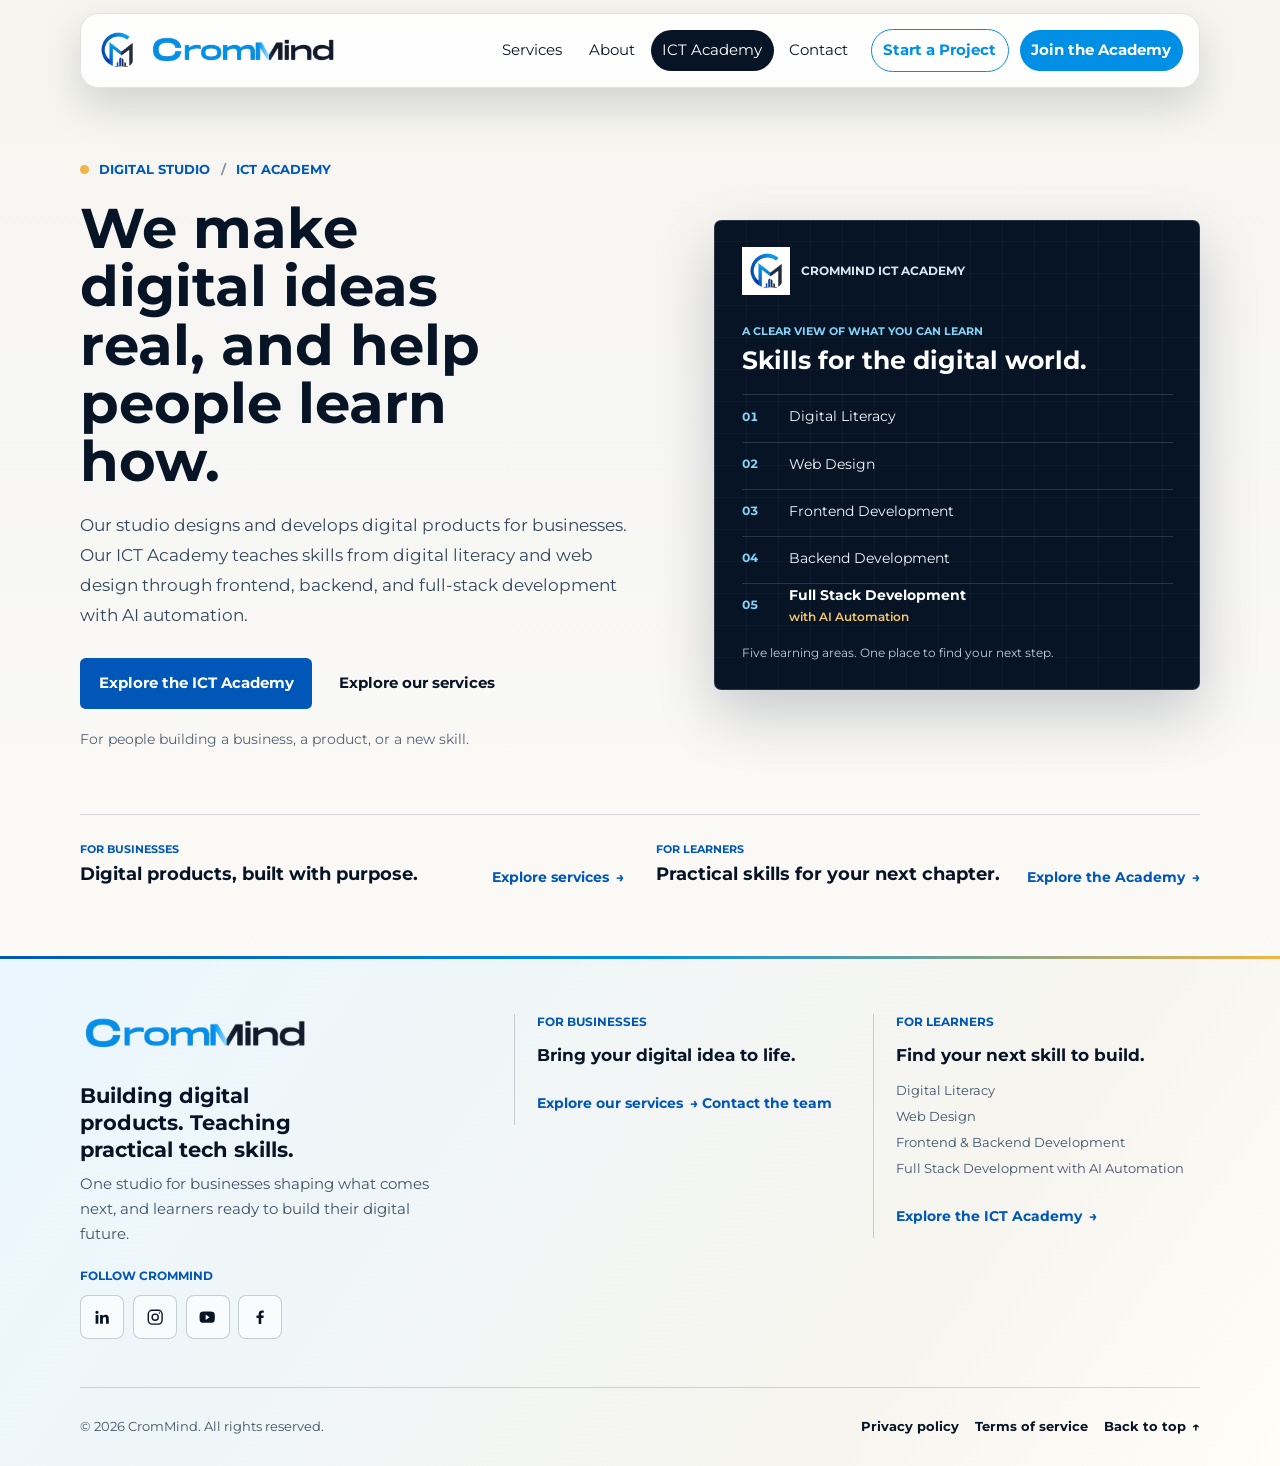
<file: index.html>
<!DOCTYPE html>
<html lang="en">
<head>
    <meta charset="UTF-8">
    <meta name="viewport" content="width=device-width, initial-scale=1.0">
    <title>CromMind | Digital Products &amp; ICT Academy</title>
    <link rel="canonical" href="https://www.crommind.com/" />
    <meta
      name="description"
      content="CromMind builds digital products and provides practical ICT training in digital literacy, web design, frontend, backend, and full-stack development with AI automation."
    />
    <meta name="theme-color" content="#071426" />
    <meta property="og:type" content="website" />
    <meta property="og:site_name" content="CromMind" />
    <meta property="og:url" content="https://www.crommind.com/" />
    <meta property="og:title" content="CromMind | Digital Products &amp; ICT Academy" />
    <meta
      property="og:description"
      content="CromMind builds digital products and provides practical ICT training in digital literacy, web design, frontend, backend, and full-stack development with AI automation."
    />
    <meta name="twitter:card" content="summary" />
    <meta name="twitter:title" content="CromMind | Digital Products &amp; ICT Academy" />
    <meta
      name="twitter:description"
      content="CromMind builds digital products and provides practical ICT training in digital literacy, web design, frontend, backend, and full-stack development with AI automation."
    />
    <link rel="icon" href="./official website/images/favicon-16x16.png" type="image/png" sizes="16x16" />
    <link rel="icon" href="./official website/images/favicon-32x32.png" type="image/png" sizes="32x32" />
    <link rel="icon" href="./official website/images/favicon.ico" type="image/x-icon" sizes="any" />
    <link rel="apple-touch-icon" href="./official website/images/apple-touch-icon.png" sizes="180x180" />
    <link rel="preconnect" href="https://fonts.googleapis.com" />
    <link rel="preconnect" href="https://fonts.gstatic.com" crossorigin />
    <link
      href="https://fonts.googleapis.com/css2?family=Montserrat:wght@400;700&display=swap"
      rel="stylesheet"
    />
    <link rel="stylesheet" href="./official website/styles/landing.css" />
</head>
<body>
    <a class="skip-link" href="#main-content">Skip to content</a>

    <header class="landing-header" id="top">
      <div class="landing-shell nav-shell">
        <a class="brand" href="#top" aria-label="CromMind home">
          <img class="brand__mark" src="./official website/images/android-chrome-512x512.png" alt="" width="512" height="512" />
          <img class="brand__wordmark" src="./official website/images/CromMind_Wordmark_Transparent.png" alt="" width="1222" height="206" />
        </a>

        <button
          class="menu-btn"
          type="button"
          aria-expanded="false"
          aria-controls="site-nav"
          aria-label="Open menu"
        >
        <span></span><span></span><span></span>
        </button>

        <nav id="site-nav" class="nav" aria-label="Primary navigation">
          <a href="./services.html">Services</a>
          <a href="./about.html">About</a>
          <a href="#academy">ICT Academy</a>
          <a href="./contact.html">Contact</a>
          <a class="nav__cta nav__cta--project" href="./contact.html">Start a Project</a>
          <a class="nav__cta nav__cta--academy" href="#academy">Join the Academy</a>
        </nav>
      </div>
    </header>

    <main id="main-content">
      <section class="hero landing-shell" aria-labelledby="hero-title">
        <div class="hero__copy">
          <p class="hero__eyebrow"><span aria-hidden="true"></span> Digital studio <span class="hero__eyebrow-divider">/</span> ICT Academy</p>
          <h1 id="hero-title">We make digital ideas real, and help people learn how.</h1>
          <p class="hero__summary">Our studio designs and develops digital products for businesses. Our ICT Academy teaches skills from digital literacy and web design through frontend, backend, and full-stack development with AI automation.</p>
          <div class="hero__actions">
            <a class="hero__action hero__action--primary" href="#academy">Explore the ICT Academy</a>
            <a class="hero__action hero__action--secondary" href="./services.html">Explore our services</a>
          </div>
          <p class="hero__audience">For people building a business, a product, or a new skill.</p>
        </div>

        <aside class="hero-proof" aria-labelledby="hero-proof-title">
          <div class="hero-proof__topline">
            <span class="hero-proof__mark">
              <img class="brand__mark" 
                  src="./official website/images/android-chrome-512x512.png" 
                  alt="brand-mark" 
                  width="512" 
                  height="512" />
            </span>
            <span>CromMind ICT Academy</span>
          </div>
          <div class="hero-proof__intro">
            <p class="hero-proof__eyebrow">A clear view of what you can learn</p>
            <h2 id="hero-proof-title">Skills for the digital world.</h2>
          </div>
          <ul class="hero-proof__topics">
            <li><span class="hero-proof__index">01</span><span>Digital Literacy</span></li>
            <li><span class="hero-proof__index">02</span><span>Web Design</span></li>
            <li><span class="hero-proof__index">03</span><span>Frontend Development</span></li>
            <li><span class="hero-proof__index">04</span><span>Backend Development</span></li>
            <li class="hero-proof__topic--featured"><span class="hero-proof__index">05</span><span>Full Stack Development <small>with AI Automation</small></span></li>
          </ul>
          <p class="hero-proof__caption">Five learning areas. One place to find your next step.</p>
        </aside>
      </section>

      <section class="hero-pathways landing-shell" aria-label="Choose your path">
        <a class="hero-pathway" href="./services.html">
          <span class="hero-pathway__label">For businesses</span>
          <span class="hero-pathway__title">Digital products, built with purpose.</span>
          <span class="hero-pathway__link">Explore services <span aria-hidden="true">&rarr;</span></span>
        </a>
        <a class="hero-pathway hero-pathway--academy" id="academy" href="#academy">
          <span class="hero-pathway__label">For learners</span>
          <span class="hero-pathway__title">Practical skills for your next chapter.</span>
          <span class="hero-pathway__link">Explore the Academy <span aria-hidden="true">&rarr;</span></span>
        </a>
      </section>
    </main>

    <footer class="site-footer" id="contact" aria-labelledby="footer-title">
      <div class="site-footer__inner landing-shell">
        <div class="site-footer__main">
          <div class="site-footer__brand">
            <a class="site-footer__logo" href="#top" aria-label="CromMind, back to top">
              <img
                src="./official website/images/CromMind_Wordmark_Transparent.png"
                alt=""
                width="1222"
                height="206"
                loading="lazy"
              />
            </a>
            <h2 id="footer-title">Building digital products. Teaching practical tech skills.</h2>
            <p>One studio for businesses shaping what comes next, and learners ready to build their digital future.</p>
            <div class="site-footer__socials" aria-labelledby="footer-social-title">
              <p class="site-footer__eyebrow" id="footer-social-title">Follow CromMind</p>
              <ul class="site-footer__social-list">
                <li>
                  <a
                    class="site-footer__social-placeholder"
                    href="https://www.linkedin.com/company/YOUR-PROFILE"
                    aria-label="CromMind on LinkedIn"
                    target="_blank"
                    rel="noopener noreferrer"
                  >
                    <svg viewBox="0 0 24 24" aria-hidden="true" focusable="false">
                      <path d="M5.2 3.5a2.1 2.1 0 1 1 0 4.2 2.1 2.1 0 0 1 0-4.2ZM3.4 9h3.6v11.5H3.4V9Zm5.8 0h3.4v1.6h.1c.5-.9 1.7-1.9 3.5-1.9 3.7 0 4.4 2.4 4.4 5.5v6.3H17v-5.6c0-1.3 0-3-1.9-3s-2.2 1.4-2.2 2.9v5.7H9.2V9Z" />
                    </svg>
                  </a>
                </li>
                <li>
                  <a
                    class="site-footer__social-placeholder"
                    href="https://www.instagram.com/crommindofficial/"
                    aria-label="CromMind on Instagram"
                    target="_blank"
                    rel="noopener noreferrer"
                  >
                    <svg viewBox="0 0 24 24" aria-hidden="true" focusable="false">
                      <rect x="3" y="3" width="18" height="18" rx="5" />
                      <circle cx="12" cy="12" r="4" />
                      <circle class="site-footer__social-dot" cx="17.5" cy="6.5" r="1" />
                    </svg>
                  </a>
                </li>
                <li>
                  <a
                    class="site-footer__social-placeholder"
                    href="https://www.youtube.com/channel/YOUR-CHANNEL"
                    aria-label="CromMind on YouTube"
                    target="_blank"
                    rel="noopener noreferrer"
                  >
                    <svg viewBox="0 0 24 24" aria-hidden="true" focusable="false">
                      <path d="M21.6 7.2a2.8 2.8 0 0 0-2-2C17.8 4.7 12 4.7 12 4.7s-5.8 0-7.6.5a2.8 2.8 0 0 0-2 2A29 29 0 0 0 2 12a29 29 0 0 0 .4 4.8 2.8 2.8 0 0 0 2 2c1.8.5 7.6.5 7.6.5s5.8 0 7.6-.5a2.8 2.8 0 0 0 2-2A29 29 0 0 0 22 12a29 29 0 0 0-.4-4.8Z" />
                      <path class="site-footer__social-play" d="m10 15.5 5-3.5-5-3.5v7Z" />
                    </svg>
                  </a>
                </li>
                <li>
                  <a
                    class="site-footer__social-placeholder"
                    href="https://www.facebook.com/CromMind"
                    aria-label="CromMind on Facebook"
                    target="_blank"
                    rel="noopener noreferrer"
                  >
                    <svg viewBox="0 0 24 24" aria-hidden="true" focusable="false">
                      <path d="M13.4 21v-8h2.8l.4-3.2h-3.2v-2c0-.9.3-1.5 1.6-1.5h1.7V3.5c-.3 0-1.3-.1-2.5-.1-2.5 0-4.2 1.5-4.2 4.3v2.1H7.2V13H10v8h3.4Z" />
                    </svg>
                  </a>
                </li>
              </ul>
            </div>
          </div>

          <div class="site-footer__pathways">
            <section class="site-footer__pathway" aria-labelledby="footer-business-title">
              <p class="site-footer__eyebrow">For businesses</p>
              <h3 id="footer-business-title">Bring your digital idea to life.</h3>
              <a class="site-footer__link" href="#services">
                Explore our services <span aria-hidden="true">&rarr;</span>
              </a>
              <a class="site-footer__link" href="./contact.html">Contact the team</a>
            </section>

            <section class="site-footer__pathway site-footer__pathway--academy" aria-labelledby="footer-academy-title">
              <p class="site-footer__eyebrow">For learners</p>
              <h3 id="footer-academy-title">Find your next skill to build.</h3>
              <ul class="site-footer__courses" aria-label="ICT Academy learning areas">
                <li>Digital Literacy</li>
                <li>Web Design</li>
                <li>Frontend &amp; Backend Development</li>
                <li>Full Stack Development with AI Automation</li>
              </ul>
              <a class="site-footer__link" href="#academy">
                Explore the ICT Academy <span aria-hidden="true">&rarr;</span>
              </a>
            </section>
          </div>
        </div>

        <div class="site-footer__bottom">
          <p>&copy; 2026 CromMind. All rights reserved.</p>
          <nav aria-label="Footer links">
            <a href="./privacy-policy.html">Privacy policy</a>
            <a href="./terms-of-service.html">Terms of service</a>
            <a href="#top">Back to top <span aria-hidden="true">&uarr;</span></a>
          </nav>
        </div>
      </div>
    </footer>
    <script src="./official website/scripts/navigation.js" defer></script>
</body>
</html>
</file>
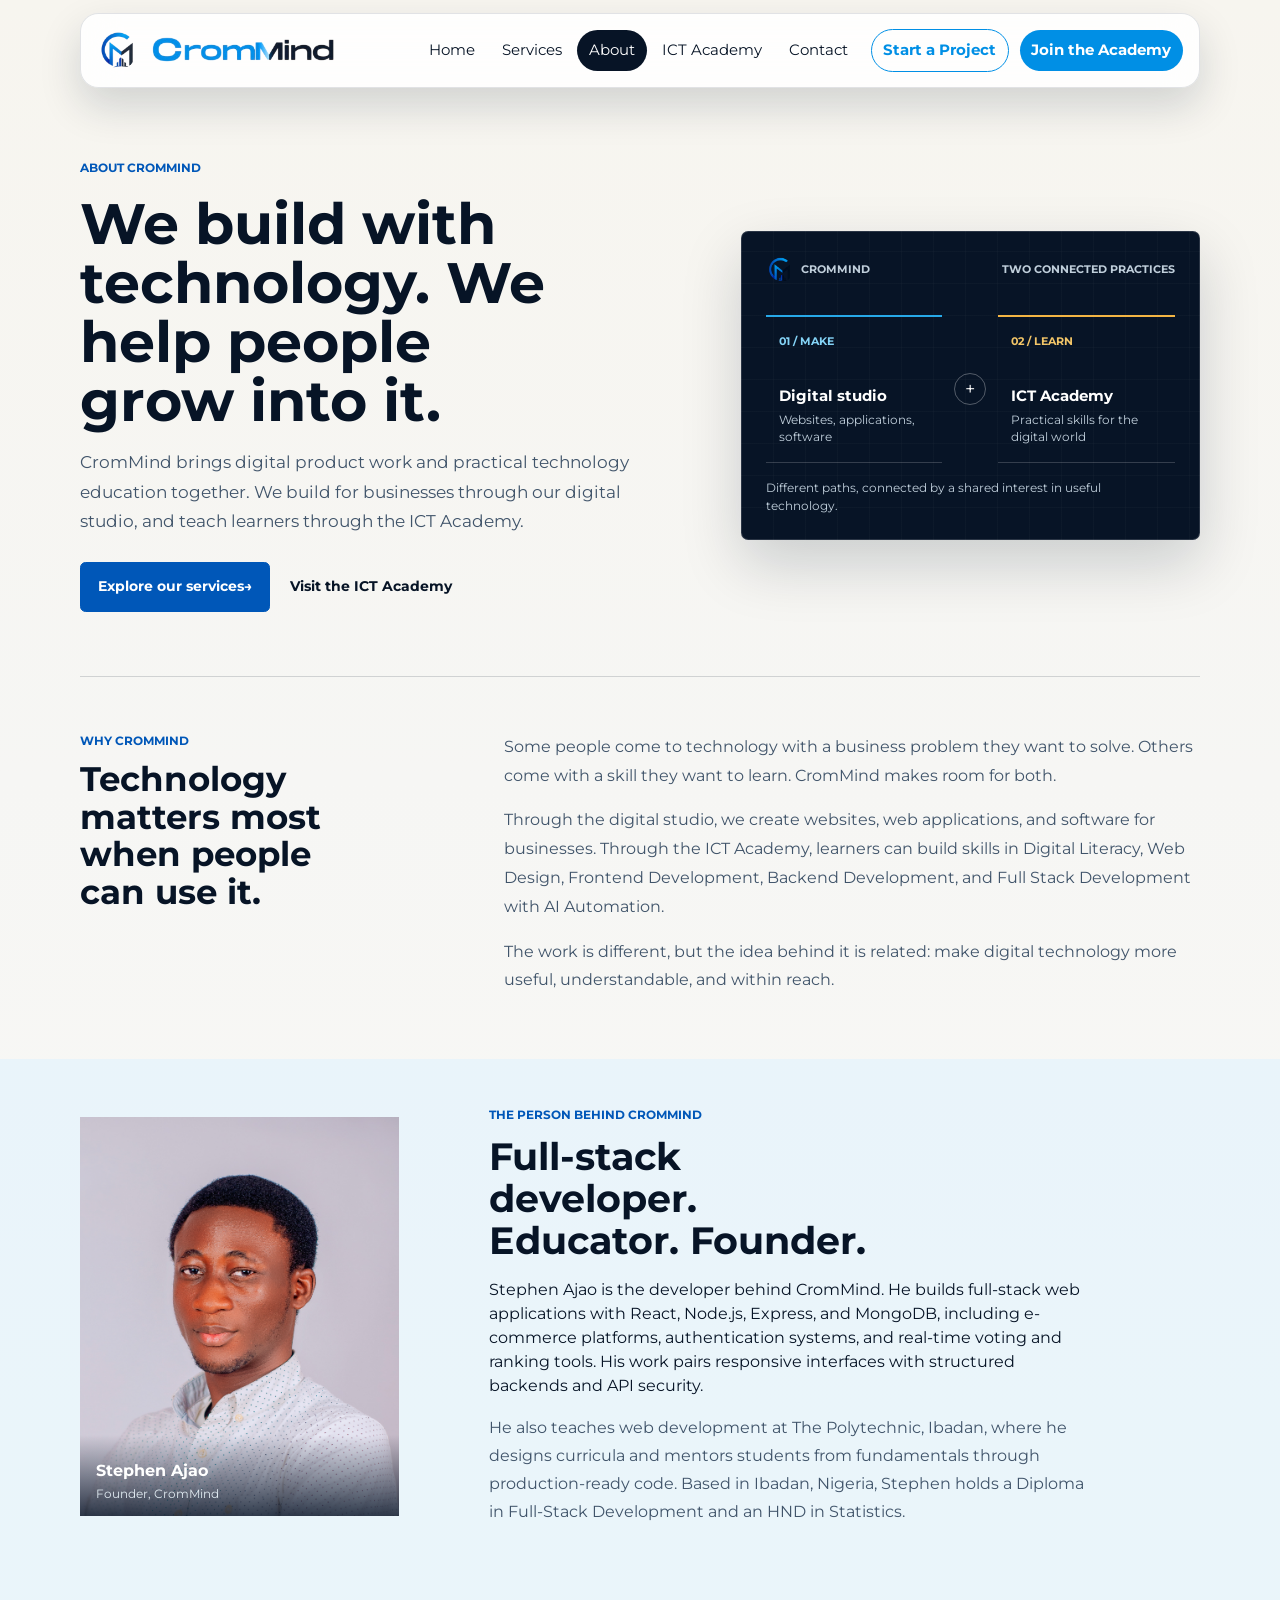
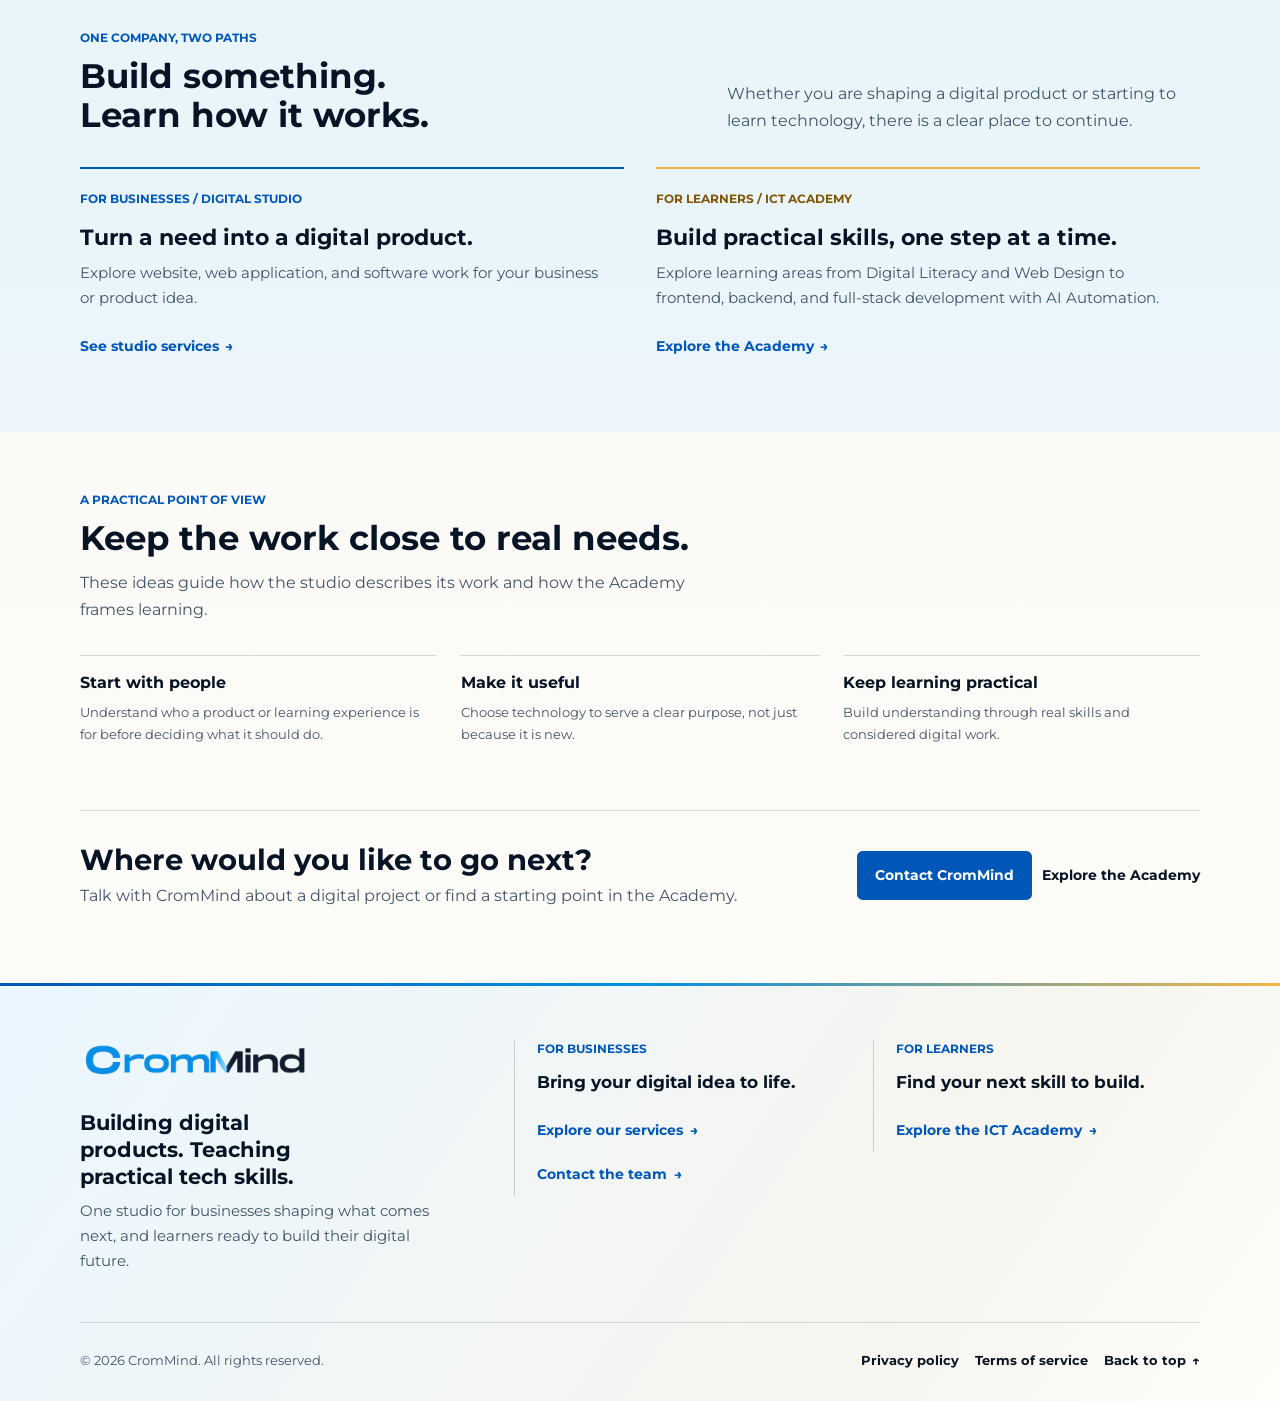
<file: about.html>
<!DOCTYPE html>
<html lang="en">
<head>
  <meta charset="UTF-8" />
  <meta name="viewport" content="width=device-width, initial-scale=1.0" />
  <meta name="theme-color" content="#071426" />
  <meta
    name="description"
    content="Meet Stephen Ajao, CromMind’s founder and full-stack developer. Learn about his work in web applications and practical ICT education in Ibadan, Nigeria."
  />
  <link rel="canonical" href="https://www.crommind.com/about.html" />
  <meta property="og:type" content="website" />
  <meta property="og:site_name" content="CromMind" />
  <meta property="og:url" content="https://www.crommind.com/about.html" />
  <meta property="og:title" content="About CromMind | Digital Studio &amp; ICT Academy" />
  <meta
    property="og:description"
    content="CromMind brings digital product work and practical technology education together."
  />
  <meta name="twitter:card" content="summary" />
  <meta name="twitter:title" content="About CromMind | Digital Studio &amp; ICT Academy" />
  <meta
    name="twitter:description"
    content="CromMind brings digital product work and practical technology education together."
  />
  <title>About CromMind | Digital Studio &amp; ICT Academy</title>
  <link rel="icon" href="./official website/images/favicon-16x16.png" type="image/png" sizes="16x16" />
  <link rel="icon" href="./official website/images/favicon-32x32.png" type="image/png" sizes="32x32" />
  <link rel="icon" href="./official website/images/favicon.ico" type="image/x-icon" sizes="any" />
  <link rel="apple-touch-icon" href="./official website/images/apple-touch-icon.png" sizes="180x180" />
  <link rel="preconnect" href="https://fonts.googleapis.com" />
  <link rel="preconnect" href="https://fonts.gstatic.com" crossorigin />
  <link
    href="https://fonts.googleapis.com/css2?family=Montserrat:wght@400;700&display=swap"
    rel="stylesheet"
  />
  <link rel="stylesheet" href="./official website/styles/landing.css" />
  <link rel="stylesheet" href="./official website/styles/about.css" />
</head>
<body class="about-page">
  <a class="skip-link" href="#main-content">Skip to content</a>

  <header class="landing-header" id="top">
    <div class="landing-shell nav-shell">
      <a class="brand" href="./index.html#top" aria-label="CromMind home">
        <img class="brand__mark" src="./official website/images/android-chrome-512x512.png" alt="" width="512" height="512" />
        <img class="brand__wordmark" src="./official website/images/CromMind_Wordmark_Transparent.png" alt="" width="1222" height="206" />
      </a>

      <button
        class="menu-btn"
        type="button"
        aria-expanded="false"
        aria-controls="site-nav"
        aria-label="Open menu"
      >
        <span></span><span></span><span></span>
      </button>

      <nav id="site-nav" class="nav" aria-label="Primary navigation">
        <a href="./index.html#top">Home</a>
        <a href="./services.html">Services</a>
        <a href="./about.html" class="is-active" aria-current="page">About</a>
        <a href="./index.html#academy">ICT Academy</a>
        <a href="./contact.html">Contact</a>
        <a class="nav__cta nav__cta--project" href="./contact.html">Start a Project</a>
        <a class="nav__cta nav__cta--academy" href="./index.html#academy">Join the Academy</a>
      </nav>
    </div>
  </header>

  <main id="main-content">
    <section class="about-hero about-shell" aria-labelledby="about-title">
      <div>
        <p class="about-eyebrow">About CromMind</p>
        <h1 id="about-title">We build with technology. We help people grow into it.</h1>
        <p class="about-hero__summary">
          CromMind brings digital product work and practical technology education together. We build for businesses through our digital studio, and teach learners through the ICT Academy.
        </p>
        <div class="about-hero__actions">
          <a class="about-button" href="./services.html">Explore our services <span aria-hidden="true">&rarr;</span></a>
          <a class="about-text-link" href="./index.html#academy">Visit the ICT Academy</a>
        </div>
      </div>

      <aside class="about-visual" aria-labelledby="about-visual-title">
        <div class="about-visual__top">
          <span class="about-visual__brand">
            <img src="./official website/images/android-chrome-192x192.png" alt="" width="192" height="192" />
            <span>CromMind</span>
          </span>
          <span id="about-visual-title">Two connected practices</span>
        </div>
        <div class="about-visual__flow">
          <div class="about-visual__practice">
            <span class="about-visual__index">01 / MAKE</span>
            <strong>Digital studio</strong>
            <small>Websites, applications, software</small>
          </div>
          <span class="about-visual__connector" aria-hidden="true">+</span>
          <div class="about-visual__practice about-visual__practice--academy">
            <span class="about-visual__index">02 / LEARN</span>
            <strong>ICT Academy</strong>
            <small>Practical skills for the digital world</small>
          </div>
        </div>
        <p class="about-visual__caption">Different paths, connected by a shared interest in useful technology.</p>
      </aside>
    </section>

    <section class="about-story about-shell" aria-labelledby="about-story-title">
      <div>
        <p class="about-eyebrow">Why CromMind</p>
        <h2 id="about-story-title">Technology matters most when people can use it.</h2>
      </div>
      <div class="about-story__copy">
        <p>
          Some people come to technology with a business problem they want to solve. Others come with a skill they want to learn. CromMind makes room for both.
        </p>
        <p>
          Through the digital studio, we create websites, web applications, and software for businesses. Through the ICT Academy, learners can build skills in Digital Literacy, Web Design, Frontend Development, Backend Development, and Full Stack Development with AI Automation.
        </p>
        <p>
          The work is different, but the idea behind it is related: make digital technology more useful, understandable, and within reach.
        </p>
      </div>
    </section>

    <section class="about-founder" aria-labelledby="about-founder-title">
      <div class="about-founder__inner about-shell">
        <figure class="about-founder__portrait">
          <img
            src="./official website/images/Stephen Ajao.JPG"
            alt="Portrait of Stephen Ajao"
            loading="lazy"
            decoding="async"
          />
          <figcaption>
            <span>Stephen Ajao</span>
            <span>Founder, CromMind</span>
          </figcaption>
        </figure>
        <div class="about-founder__copy">
          <p class="about-eyebrow">The person behind CromMind</p>
          <h2 id="about-founder-title">Full-stack developer. Educator. Founder.</h2>
          <p>
            Stephen Ajao is the developer behind CromMind. He builds full-stack web applications with React, Node.js, Express, and MongoDB, including e-commerce platforms, authentication systems, and real-time voting and ranking tools. His work pairs responsive interfaces with structured backends and API security.
          </p>
          <p>
            He also teaches web development at The Polytechnic, Ibadan, where he designs curricula and mentors students from fundamentals through production-ready code. Based in Ibadan, Nigeria, Stephen holds a Diploma in Full-Stack Development and an HND in Statistics.
          </p>
        </div>
      </div>
    </section>

    <section class="about-practices" aria-labelledby="about-practices-title">
      <div class="about-shell">
        <div class="about-section-heading">
          <div>
            <p class="about-eyebrow">One company, two paths</p>
            <h2 id="about-practices-title">Build something. Learn how it works.</h2>
          </div>
          <p>Whether you are shaping a digital product or starting to learn technology, there is a clear place to continue.</p>
        </div>

        <div class="about-practice-grid">
          <article class="about-practice">
            <span class="about-practice__label">For businesses / Digital studio</span>
            <h3>Turn a need into a digital product.</h3>
            <p>Explore website, web application, and software work for your business or product idea.</p>
            <a href="./services.html">See studio services <span aria-hidden="true">&rarr;</span></a>
          </article>

          <article class="about-practice about-practice--academy">
            <span class="about-practice__label">For learners / ICT Academy</span>
            <h3>Build practical skills, one step at a time.</h3>
            <p>Explore learning areas from Digital Literacy and Web Design to frontend, backend, and full-stack development with AI Automation.</p>
            <a href="./index.html#academy">Explore the Academy <span aria-hidden="true">&rarr;</span></a>
          </article>
        </div>
      </div>
    </section>

    <section class="about-principles about-shell" aria-labelledby="about-principles-title">
      <div class="about-principles__heading">
        <p class="about-eyebrow">A practical point of view</p>
        <h2 id="about-principles-title">Keep the work close to real needs.</h2>
        <p>These ideas guide how the studio describes its work and how the Academy frames learning.</p>
      </div>
      <ul class="about-principle-list">
        <li>
          <strong>Start with people</strong>
          <span>Understand who a product or learning experience is for before deciding what it should do.</span>
        </li>
        <li>
          <strong>Make it useful</strong>
          <span>Choose technology to serve a clear purpose, not just because it is new.</span>
        </li>
        <li>
          <strong>Keep learning practical</strong>
          <span>Build understanding through real skills and considered digital work.</span>
        </li>
      </ul>
    </section>

    <section class="about-cta about-shell" aria-labelledby="about-cta-title">
      <div>
        <h2 id="about-cta-title">Where would you like to go next?</h2>
        <p>Talk with CromMind about a digital project or find a starting point in the Academy.</p>
      </div>
      <div class="about-cta__actions">
        <a class="about-button" href="./contact.html">Contact CromMind</a>
        <a class="about-text-link" href="./index.html#academy">Explore the Academy</a>
      </div>
    </section>
  </main>

  <footer class="site-footer">
    <div class="site-footer__inner landing-shell">
      <div class="site-footer__main">
        <div class="site-footer__brand">
          <a class="site-footer__logo" href="./index.html#top" aria-label="CromMind home">
            <img
              src="./official website/images/CromMind_Wordmark_Transparent.png"
              alt=""
              width="1222"
              height="206"
              loading="lazy"
            />
          </a>
          <h2 id="footer-title">Building digital products. Teaching practical tech skills.</h2>
          <p>One studio for businesses shaping what comes next, and learners ready to build their digital future.</p>
        </div>

        <div class="site-footer__pathways">
          <section class="site-footer__pathway" aria-labelledby="footer-business-title">
            <p class="site-footer__eyebrow">For businesses</p>
            <h3 id="footer-business-title">Bring your digital idea to life.</h3>
            <a class="site-footer__link" href="./services.html">Explore our services <span aria-hidden="true">&rarr;</span></a>
            <a class="site-footer__link" href="./contact.html">Contact the team <span aria-hidden="true">&rarr;</span></a>
          </section>
          <section class="site-footer__pathway" aria-labelledby="footer-academy-title">
            <p class="site-footer__eyebrow">For learners</p>
            <h3 id="footer-academy-title">Find your next skill to build.</h3>
            <a class="site-footer__link" href="./index.html#academy">Explore the ICT Academy <span aria-hidden="true">&rarr;</span></a>
          </section>
        </div>
      </div>

      <div class="site-footer__bottom">
        <p>&copy; 2026 CromMind. All rights reserved.</p>
        <nav aria-label="Footer links">
          <a href="./privacy-policy.html">Privacy policy</a>
          <a href="./terms-of-service.html">Terms of service</a>
          <a href="#top">Back to top <span aria-hidden="true">&uarr;</span></a>
        </nav>
      </div>
    </div>
  </footer>
  <script src="./official website/scripts/navigation.js" defer></script>
</body>
</html>
</file>
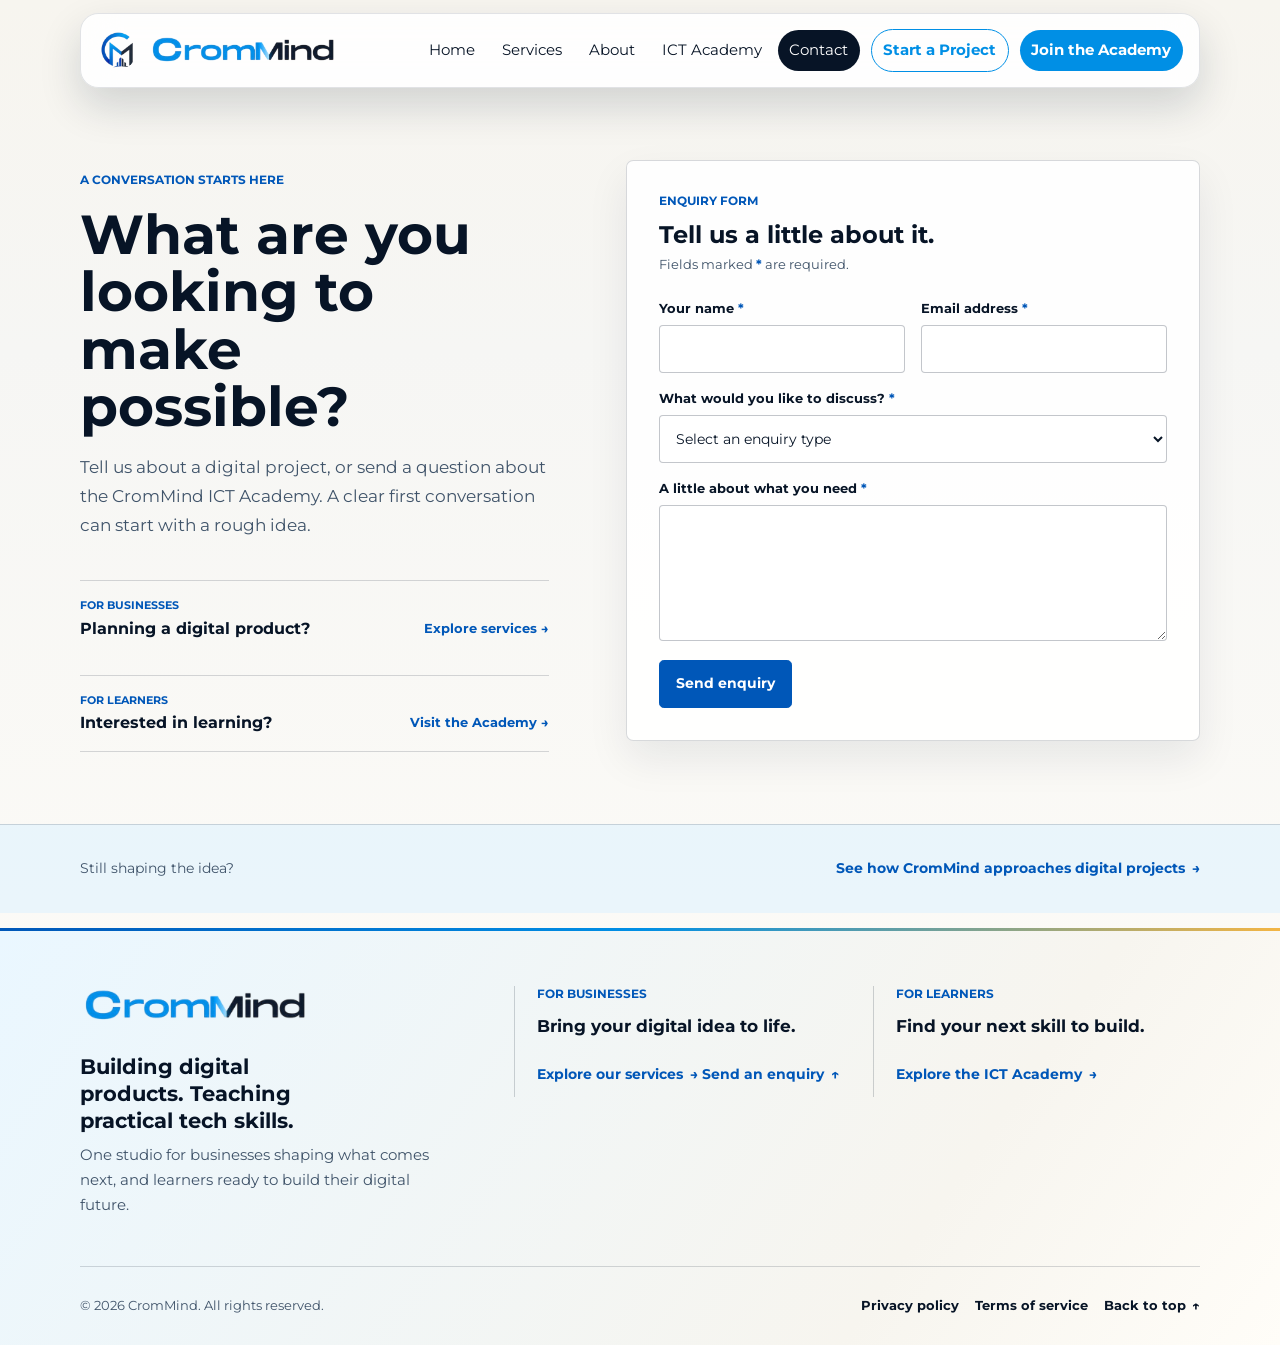
<file: contact.html>
<!DOCTYPE html>
<html lang="en">
<head>
  <meta charset="UTF-8" />
  <meta name="viewport" content="width=device-width, initial-scale=1.0" />
  <meta name="theme-color" content="#071426" />
  <meta
    name="description"
    content="Contact CromMind about a digital product, website, software project, or ICT Academy enquiry."
  />
  <link rel="canonical" href="https://www.crommind.com/contact.html" />
  <meta property="og:type" content="website" />
  <meta property="og:site_name" content="CromMind" />
  <meta property="og:url" content="https://www.crommind.com/contact.html" />
  <meta property="og:title" content="Contact CromMind" />
  <meta
    property="og:description"
    content="Tell CromMind about a digital project or ask about the ICT Academy."
  />
  <title>Contact CromMind | Projects &amp; Academy Enquiries</title>
  <link rel="icon" href="./official website/images/favicon-16x16.png" type="image/png" sizes="16x16" />
  <link rel="icon" href="./official website/images/favicon-32x32.png" type="image/png" sizes="32x32" />
  <link rel="icon" href="./official website/images/favicon.ico" type="image/x-icon" sizes="any" />
  <link rel="apple-touch-icon" href="./official website/images/apple-touch-icon.png" sizes="180x180" />
  <link rel="preconnect" href="https://fonts.googleapis.com" />
  <link rel="preconnect" href="https://fonts.gstatic.com" crossorigin />
  <link
    href="https://fonts.googleapis.com/css2?family=Montserrat:wght@400;700&display=swap"
    rel="stylesheet"
  />
  <link rel="stylesheet" href="./official website/styles/landing.css" />
  <link rel="stylesheet" href="./official website/styles/contact.css" />
</head>
<body class="contact-page">
  <a class="skip-link" href="#main-content">Skip to content</a>

  <header class="landing-header" id="top">
    <div class="landing-shell nav-shell">
      <a class="brand" href="./index.html#top" aria-label="CromMind home">
        <img class="brand__mark" src="./official website/images/android-chrome-512x512.png" alt="" width="512" height="512" />
        <img class="brand__wordmark" src="./official website/images/CromMind_Wordmark_Transparent.png" alt="" width="1222" height="206" />
      </a>

      <button
        class="menu-btn"
        type="button"
        aria-expanded="false"
        aria-controls="site-nav"
        aria-label="Open menu"
      >
        <span></span><span></span><span></span>
      </button>

      <nav id="site-nav" class="nav" aria-label="Primary navigation">
        <a href="./index.html#top">Home</a>
        <a href="./services.html">Services</a>
        <a href="./about.html">About</a>
        <a href="./index.html#academy">ICT Academy</a>
        <a href="./contact.html" class="is-active" aria-current="page">Contact</a>
        <a class="nav__cta nav__cta--project" href="#enquiry-form">Start a Project</a>
        <a class="nav__cta nav__cta--academy" href="./index.html#academy">Join the Academy</a>
      </nav>
    </div>
  </header>

  <main id="main-content">
    <section class="contact-main contact-shell" aria-labelledby="contact-title">
      <div class="contact-intro">
        <p class="contact-eyebrow">A conversation starts here</p>
        <h1 id="contact-title">What are you looking to make possible?</h1>
        <p class="contact-intro__summary">
          Tell us about a digital project, or send a question about the CromMind ICT Academy. A clear first conversation can start with a rough idea.
        </p>

        <div class="contact-paths" aria-label="Choose the kind of enquiry">
          <a class="contact-path" href="./services.html">
            <span class="contact-path__label">For businesses</span>
            <span class="contact-path__title">Planning a digital product?</span>
            <span class="contact-path__action">Explore services <span aria-hidden="true">&rarr;</span></span>
          </a>
          <a class="contact-path" href="./index.html#academy">
            <span class="contact-path__label">For learners</span>
            <span class="contact-path__title">Interested in learning?</span>
            <span class="contact-path__action">Visit the Academy <span aria-hidden="true">&rarr;</span></span>
          </a>
        </div>
      </div>

      <div class="contact-form-panel">
        <div class="contact-form-panel__heading">
          <p class="contact-eyebrow">Enquiry form</p>
          <h2>Tell us a little about it.</h2>
          <p>Fields marked <span aria-hidden="true">*</span> are required.</p>
        </div>
        
        <form
            class="contact-form"
            id="enquiry-form"
            action="https://formspree.io/f/YOUR_FORM_ID"
            method="POST">
          <div class="contact-form__fields">
            <div class="contact-field">
              <label for="contact-name">Your name <span aria-hidden="true">*</span></label>
              <input id="contact-name" name="name" type="text" autocomplete="name" required />
            </div>

            <div class="contact-field">
              <label for="contact-email">Email address <span aria-hidden="true">*</span></label>
              <input id="contact-email" name="email" type="email" autocomplete="email" required />
            </div>

            <div class="contact-field contact-field--wide">
              <label for="contact-topic">What would you like to discuss? <span aria-hidden="true">*</span></label>
              <select id="contact-topic" name="topic" required>
                <option value="" selected disabled>Select an enquiry type</option>
                <option value="digital-project">A digital project</option>
                <option value="academy">The ICT Academy</option>
                <option value="other">Something else</option>
              </select>
            </div>

            <div class="contact-field contact-field--wide">
              <label for="contact-message">A little about what you need <span aria-hidden="true">*</span></label>
              <textarea id="contact-message" name="message" rows="5" required></textarea>
            </div>
          </div>

          <button class="contact-form__submit" type="submit">Send enquiry</button>
        </form>
      </div>
    </section>

    <section class="contact-note" aria-label="Looking for digital services">
      <div class="contact-shell contact-note__inner">
        <p>Still shaping the idea?</p>
        <a href="./services.html">See how CromMind approaches digital projects <span aria-hidden="true">&rarr;</span></a>
      </div>
    </section>
  </main>

  <footer class="site-footer">
    <div class="site-footer__inner landing-shell">
      <div class="site-footer__main">
        <div class="site-footer__brand">
          <a class="site-footer__logo" href="./index.html#top" aria-label="CromMind home">
            <img
              src="./official website/images/CromMind_Wordmark_Transparent.png"
              alt=""
              width="1222"
              height="206"
              loading="lazy"
            />
          </a>
          <h2 id="footer-title">Building digital products. Teaching practical tech skills.</h2>
          <p>One studio for businesses shaping what comes next, and learners ready to build their digital future.</p>
        </div>

        <div class="site-footer__pathways">
          <section class="site-footer__pathway" aria-labelledby="footer-business-title">
            <p class="site-footer__eyebrow">For businesses</p>
            <h3 id="footer-business-title">Bring your digital idea to life.</h3>
            <a class="site-footer__link" href="./services.html">Explore our services <span aria-hidden="true">&rarr;</span></a>
            <a class="site-footer__link" href="#enquiry-form">Send an enquiry <span aria-hidden="true">&uarr;</span></a>
          </section>
          <section class="site-footer__pathway" aria-labelledby="footer-academy-title">
            <p class="site-footer__eyebrow">For learners</p>
            <h3 id="footer-academy-title">Find your next skill to build.</h3>
            <a class="site-footer__link" href="./index.html#academy">Explore the ICT Academy <span aria-hidden="true">&rarr;</span></a>
          </section>
        </div>
      </div>

      <div class="site-footer__bottom">
        <p>&copy; 2026 CromMind. All rights reserved.</p>
        <nav aria-label="Footer links">
          <a href="./privacy-policy.html">Privacy policy</a>
          <a href="./terms-of-service.html">Terms of service</a>
          <a href="#top">Back to top <span aria-hidden="true">&uarr;</span></a>
        </nav>
      </div>
    </div>
  </footer>
  <script src="./official website/scripts/navigation.js" defer></script>
</body>
</html>
</file>
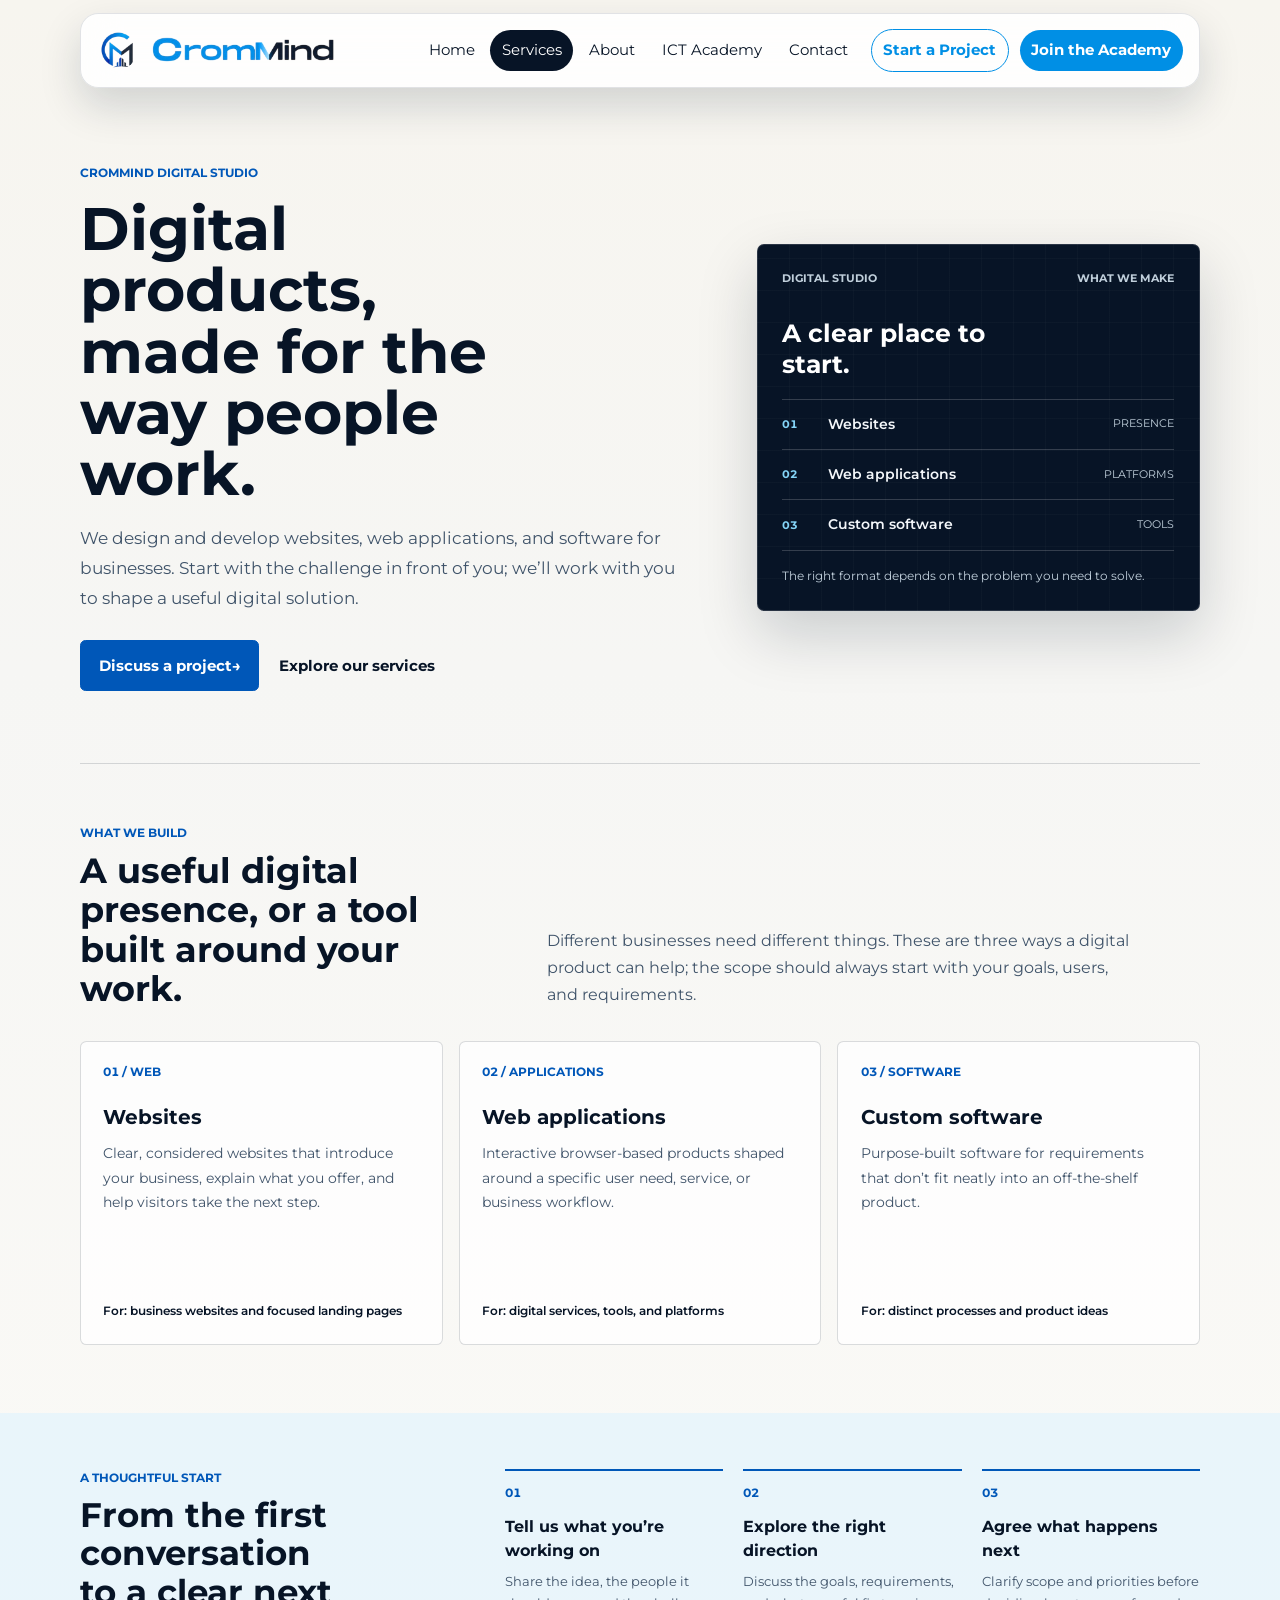
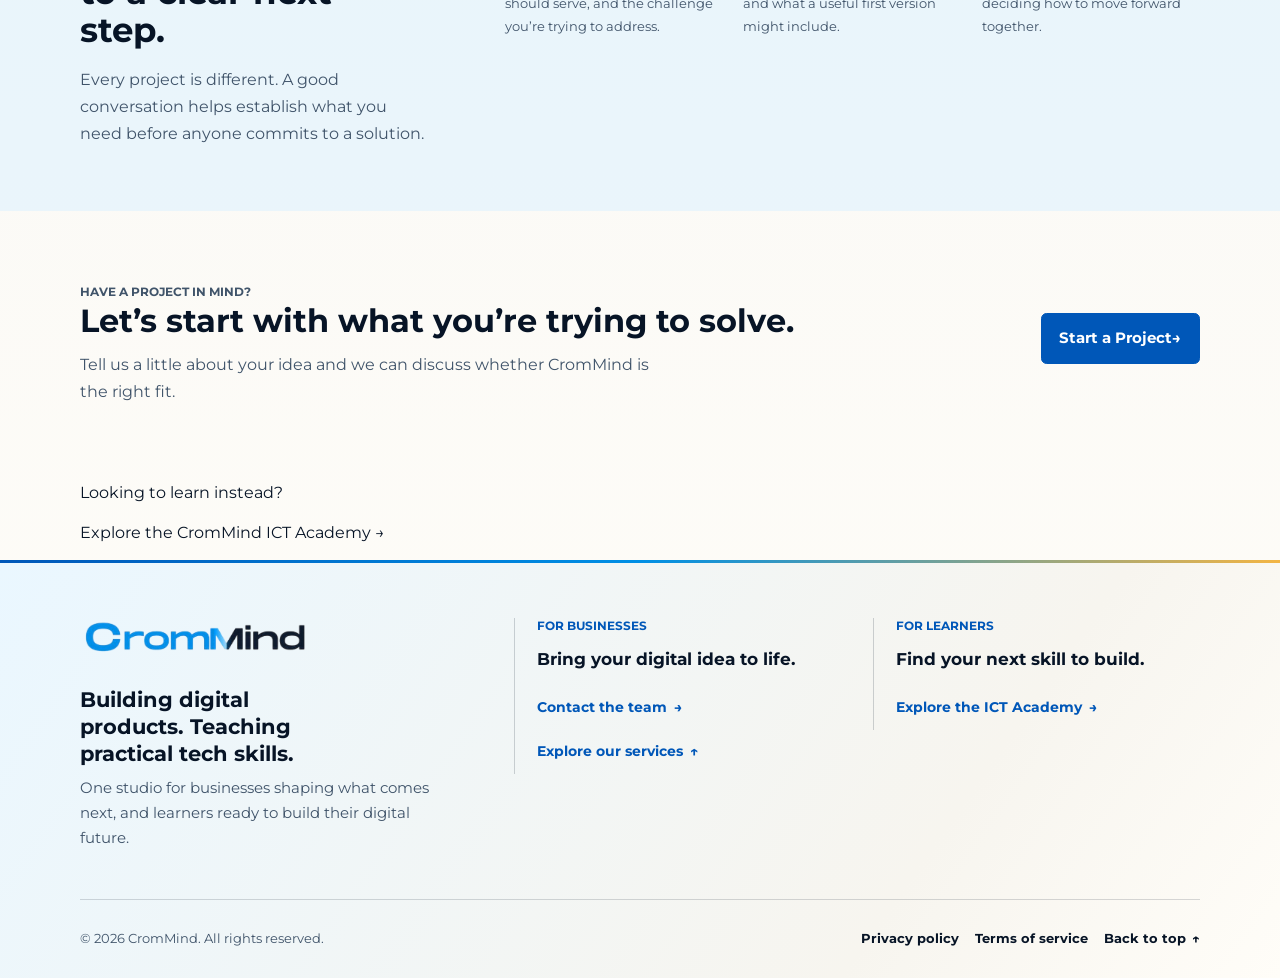
<file: services.html>
<!DOCTYPE html>
<html lang="en">
<head>
    <meta charset="UTF-8" />
    <meta name="viewport" content="width=device-width, initial-scale=1.0" />
    <meta name="theme-color" content="#071426" />
    <meta
        name="description"
        content="Explore CromMind's digital services: websites, web applications, and custom software designed and developed for businesses."
    />
    <link rel="canonical" href="https://www.crommind.com/services.html" />
    <meta property="og:type" content="website" />
    <meta property="og:site_name" content="CromMind" />
    <meta property="og:url" content="https://www.crommind.com/services.html" />
    <meta property="og:title" content="Digital Services | CromMind" />
    <meta
        property="og:description"
        content="CromMind designs and develops websites, web applications, and software for businesses."
    />
    <title>Digital Services | CromMind</title>
    <link rel="icon" href="./official website/images/favicon-16x16.png" type="image/png" sizes="16x16" />
    <link rel="icon" href="./official website/images/favicon-32x32.png" type="image/png" sizes="32x32" />
    <link rel="icon" href="./official website/images/favicon.ico" type="image/x-icon" sizes="any" />
    <link rel="apple-touch-icon" href="./official website/images/apple-touch-icon.png" sizes="180x180" />
    <link rel="preconnect" href="https://fonts.googleapis.com" />
    <link rel="preconnect" href="https://fonts.gstatic.com" crossorigin />
    <link
        href="https://fonts.googleapis.com/css2?family=Montserrat:wght@400;700&display=swap"
        rel="stylesheet"
    />
    <link rel="stylesheet" href="./official website/styles/landing.css" />
    <link rel="stylesheet" href="./official website/styles/services.css" />
</head>
<body class="services-page">
    <a class="skip-link" href="#main-content">Skip to content</a>

    <header class="landing-header" id="top">
        <div class="landing-shell nav-shell">
            <a class="brand" href="./index.html#top" aria-label="CromMind home">
                <img class="brand__mark" src="./official website/images/android-chrome-512x512.png" alt="" width="512" height="512" />
                <img class="brand__wordmark" src="./official website/images/CromMind_Wordmark_Transparent.png" alt="" width="1222" height="206" />
            </a>

            <button
                class="menu-btn"
                type="button"
                aria-expanded="false"
                aria-controls="site-nav"
                aria-label="Open menu"
            >
                <span></span><span></span><span></span>
            </button>

            <nav id="site-nav" class="nav" aria-label="Primary navigation">
                <a href="./index.html#top">Home</a>
                <a href="./services.html" class="is-active" aria-current="page">Services</a>
                <a href="./about.html">About</a>
                <a href="./index.html#academy">ICT Academy</a>
                <a href="./contact.html">Contact</a>
                <a class="nav__cta nav__cta--project" href="./contact.html">Start a Project</a>
                <a class="nav__cta nav__cta--academy" href="./index.html#academy">Join the Academy</a>
            </nav>
        </div>
    </header>

    <main id="main-content">
        <section class="services-hero services-shell" aria-labelledby="services-title">
            <div class="services-hero__copy">
                <p class="services-eyebrow">CromMind digital studio</p>
                <h1 id="services-title">Digital products, made for the way people work.</h1>
                <p class="services-hero__summary">
                    We design and develop websites, web applications, and software for businesses. Start with the challenge in front of you; we’ll work with you to shape a useful digital solution.
                </p>
                <div class="services-hero__actions">
                    <a class="services-button" href="./contact.html">Discuss a project <span aria-hidden="true">&rarr;</span></a>
                    <a class="services-text-link" href="#offerings">Explore our services</a>
                </div>
            </div>

            <aside class="services-map" aria-labelledby="services-map-title">
                <div class="services-map__topline">
                    <span>Digital studio</span>
                    <span>What we make</span>
                </div>
                <h2 class="services-map__title" id="services-map-title">A clear place to start.</h2>
                <ul class="services-map__list">
                    <li><span class="services-map__number">01</span><span class="services-map__name">Websites</span><span class="services-map__type">Presence</span></li>
                    <li><span class="services-map__number">02</span><span class="services-map__name">Web applications</span><span class="services-map__type">Platforms</span></li>
                    <li><span class="services-map__number">03</span><span class="services-map__name">Custom software</span><span class="services-map__type">Tools</span></li>
                </ul>
                <p class="services-map__note">The right format depends on the problem you need to solve.</p>
            </aside>
        </section>

        <section class="services-offerings services-shell" id="offerings" aria-labelledby="offerings-title">
            <div class="services-section-heading">
                <div>
                    <p class="services-eyebrow">What we build</p>
                    <h2 id="offerings-title">A useful digital presence, or a tool built around your work.</h2>
                </div>
                <p>Different businesses need different things. These are three ways a digital product can help; the scope should always start with your goals, users, and requirements.</p>
            </div>

            <div class="services-grid">
                <article class="service-card">
                    <span class="service-card__number">01 / WEB</span>
                    <h3>Websites</h3>
                    <p>Clear, considered websites that introduce your business, explain what you offer, and help visitors take the next step.</p>
                    <p class="service-card__scope">For: business websites and focused landing pages</p>
                </article>

                <article class="service-card">
                    <span class="service-card__number">02 / APPLICATIONS</span>
                    <h3>Web applications</h3>
                    <p>Interactive browser-based products shaped around a specific user need, service, or business workflow.</p>
                    <p class="service-card__scope">For: digital services, tools, and platforms</p>
                </article>

                <article class="service-card">
                    <span class="service-card__number">03 / SOFTWARE</span>
                    <h3>Custom software</h3>
                    <p>Purpose-built software for requirements that don’t fit neatly into an off-the-shelf product.</p>
                    <p class="service-card__scope">For: distinct processes and product ideas</p>
                </article>
            </div>
        </section>

        <section class="services-process" aria-labelledby="process-title">
            <div class="services-process__inner services-shell">
                <div class="services-process__intro">
                    <p class="services-eyebrow">A thoughtful start</p>
                    <h2 id="process-title">From the first conversation to a clear next step.</h2>
                    <p>Every project is different. A good conversation helps establish what you need before anyone commits to a solution.</p>
                </div>
                <ol class="services-process__steps">
                    <li>
                        <span>01</span>
                        <h3>Tell us what you’re working on</h3>
                        <p>Share the idea, the people it should serve, and the challenge you’re trying to address.</p>
                    </li>
                    <li>
                        <span>02</span>
                        <h3>Explore the right direction</h3>
                        <p>Discuss the goals, requirements, and what a useful first version might include.</p>
                    </li>
                    <li>
                        <span>03</span>
                        <h3>Agree what happens next</h3>
                        <p>Clarify scope and priorities before deciding how to move forward together.</p>
                    </li>
                </ol>
            </div>
        </section>

        <section class="services-cta services-shell" aria-labelledby="project-cta-title">
            <div>
                <p class="services-eyebrow">Have a project in mind?</p>
                <h2 id="project-cta-title">Let’s start with what you’re trying to solve.</h2>
                <p>Tell us a little about your idea and we can discuss whether CromMind is the right fit.</p>
            </div>
            <a class="services-button" href="./contact.html">Start a Project <span aria-hidden="true">&rarr;</span></a>
        </section>

        <section class="services-academy" aria-label="Looking to learn technology skills">
            <div class="services-shell services-academy__inner">
                <p>Looking to learn instead?</p>
                <a href="./index.html#academy">Explore the CromMind ICT Academy <span aria-hidden="true">&rarr;</span></a>
            </div>
        </section>
    </main>

    <footer class="site-footer" aria-labelledby="footer-title">
        <div class="site-footer__inner landing-shell">
            <div class="site-footer__main">
                <div class="site-footer__brand">
                    <a class="site-footer__logo" href="./index.html#top" aria-label="CromMind home">
                        <img
                            src="./official website/images/CromMind_Wordmark_Transparent.png"
                            alt=""
                            width="1222"
                            height="206"
                            loading="lazy"
                        />
                    </a>
                    <h2 id="footer-title">Building digital products. Teaching practical tech skills.</h2>
                    <p>One studio for businesses shaping what comes next, and learners ready to build their digital future.</p>
                </div>

                <div class="site-footer__pathways">
                    <section class="site-footer__pathway" aria-labelledby="footer-business-title">
                        <p class="site-footer__eyebrow">For businesses</p>
                        <h3 id="footer-business-title">Bring your digital idea to life.</h3>
                        <a class="site-footer__link" href="./contact.html">Contact the team <span aria-hidden="true">&rarr;</span></a>
                        <a class="site-footer__link" href="#offerings">Explore our services <span aria-hidden="true">&uarr;</span></a>
                    </section>
                    <section class="site-footer__pathway" aria-labelledby="footer-academy-title">
                        <p class="site-footer__eyebrow">For learners</p>
                        <h3 id="footer-academy-title">Find your next skill to build.</h3>
                        <a class="site-footer__link" href="./index.html#academy">Explore the ICT Academy <span aria-hidden="true">&rarr;</span></a>
                    </section>
                </div>
            </div>

            <div class="site-footer__bottom">
                <p>&copy; 2026 CromMind. All rights reserved.</p>
                <nav aria-label="Footer links">
                    <a href="./privacy-policy.html">Privacy policy</a>
                    <a href="./terms-of-service.html">Terms of service</a>
                    <a href="#top">Back to top <span aria-hidden="true">&uarr;</span></a>
                </nav>
            </div>
        </div>
    </footer>
    <script src="./official website/scripts/navigation.js" defer></script>
</body>
</html>
</file>
<file: official website/styles/landing.css>
:root {
  --brand-blue: #008fe5;
  --brand-blue-deep: #0057b8;
  --brand-blue-soft: #dff3ff;
  --brand-navy: #071426;
  --brand-navy-soft: #20334a;
  --brand-white: #ffffff;
  --brand-sky: #f2fbff;
  --brand-gold: #f3b544;
  --landing-ink: var(--brand-navy);
  --landing-muted: var(--brand-navy-soft);
  --landing-accent: var(--brand-blue);
  --landing-accent-deep: var(--brand-blue-deep);
  --landing-surface: var(--brand-white);
  --landing-surface-soft: var(--brand-sky);
  --landing-border: #c9e7f7;
  --font-sans: "Montserrat", "Plus Jakarta Sans", "Space Grotesk", sans-serif;
  --font-size-md: 1rem;
}

* {
  box-sizing: border-box;
}

html {
  scroll-behavior: smooth;
}

body {
  margin: 0;
  min-width: 320px;
  font-family: "Montserrat", "Plus Jakarta Sans", var(--font-sans), "Segoe UI", sans-serif;
  font-size: var(--font-size-md);
  line-height: 1.5;
  color: var(--landing-ink);
  background: linear-gradient(180deg, #f7f5ef 0%, #f6f6f4 26%, #fffdf8 100%);
  overflow-x: clip;
}

a {
  color: inherit;
  text-decoration: none;
}

img {
  display: block;
  max-width: 100%;
}

button,
input,
select,
textarea {
  font: inherit;
}

.skip-link {
  position: absolute;
  left: 1rem;
  top: 1rem;
  z-index: 30;
  padding: 0.7rem 0.9rem;
  border-radius: 999px;
  background: #03080f;
  color: #ffffff;
  transform: translateY(-180%);
  transition: transform 180ms ease;
}

.skip-link:focus {
  transform: translateY(0);
}

.landing-shell {
  width: min(1120px, calc(100% - 2rem));
  margin: 0 auto;
}

.landing-header {
  position: sticky;
  top: 0;
  z-index: 20;
  padding-top: 0.8rem;
}

.nav-shell {
  min-height: 4.7rem;
  display: flex;
  align-items: center;
  justify-content: space-between;
  gap: 1rem;
  padding: 0.8rem 1rem;
  position: relative;
  background: rgba(255, 255, 255, 0.88);
  border: 1px solid rgba(11, 29, 51, 0.12);
  border-radius: 1.15rem;
  box-shadow: 0 18px 42px rgba(11, 29, 51, 0.16);
  backdrop-filter: blur(18px);
}

.brand {
  display: inline-flex;
  align-items: center;
  gap: 0.68rem;
  color: var(--brand-navy);
  font-family: "Montserrat", "Space Grotesk", "Plus Jakarta Sans", sans-serif;
  font-size: 1.08rem;
  font-weight: 700;
  letter-spacing: -0.02em;
}

.brand__mark {
  width: auto;
  height: 40px;
  border-radius: 50%;
}

.brand__wordmark {
  height: 32px;
  width: auto;
}

.menu-btn {
  display: none;
  width: 2.9rem;
  height: 2.9rem;
  padding: 0;
  border: 1px solid rgba(7, 20, 38, 0.18);
  border-radius: 0.7rem;
  background: var(--brand-white);
  color: var(--brand-navy);
  align-items: center;
  justify-content: center;
  flex-direction: column;
  gap: 0.25rem;
  cursor: pointer;
}

.menu-btn[aria-expanded="true"] span:nth-child(1) {
  transform: translateY(0.39rem) rotate(45deg);
}

.menu-btn[aria-expanded="true"] span:nth-child(2) {
  opacity: 0;
}

.menu-btn[aria-expanded="true"] span:nth-child(3) {
  transform: translateY(-0.39rem) rotate(-45deg);
}

.menu-btn span {
  display: block;
  width: 1.15rem;
  height: 0.14rem;
  background: currentColor;
  border-radius: 100px;
  transition: transform 180ms ease, opacity 180ms ease;
}

.nav {
  display: flex;
  align-items: center;
  flex-wrap: wrap;
  justify-content: flex-end;
  gap: 0.25rem;
}

.nav > a {
  font-size: 0.94rem;
  color: #071426;
  padding: 0.6rem 0.72rem;
  border-radius: 999px;
  transition: background-color 160ms ease, color 160ms ease;
}

.nav > a:hover,
.nav > a:focus-visible {
  background: #071426;
  color: #ffffff;
}

.nav > a:focus-visible,
.menu-btn:focus-visible,
.brand:focus-visible {
  outline: 3px solid var(--brand-gold);
  outline-offset: 3px;
}

.nav__cta {
  margin-left: 0.45rem;
  font-weight: 700;
}

.nav__cta--project {
  border: 1px solid var(--brand-blue);
  color: var(--brand-blue) !important;
}

.nav__cta--project:hover,
.nav__cta--project:focus-visible {
  background: var(--brand-blue-soft) !important;
  color: var(--brand-blue-deep) !important;
}

.nav__cta--academy {
  background: var(--brand-blue);
  color: #ffffff !important;
}

.nav__cta--academy:hover,
.nav__cta--academy:focus-visible {
  background: var(--brand-blue-deep) !important;
}

@media (max-width: 1000px) {
  .landing-header {
    padding-top: 0.55rem;
  }

  .nav-shell {
    min-height: 4.25rem;
    padding: 0.65rem 0.75rem;
  }

  .brand__mark {
    height: 32px;
  }

  .menu-btn {
    display: inline-flex;
  }

  .nav {
    display: none;
    position: absolute;
    top: calc(100% + 0.55rem);
    right: 0;
    left: 0;
    flex-direction: column;
    align-items: stretch;
    gap: 0.2rem;
    padding: 0.65rem;
    background: rgba(255, 255, 255, 0.98);
    border: 1px solid rgba(11, 29, 51, 0.12);
    border-radius: 1rem;
    box-shadow: 0 18px 42px rgba(11, 29, 51, 0.16);
  }

  .nav.is-open {
    display: flex;
  }

  .nav > a {
    width: 100%;
    padding: 0.75rem 0.85rem;
  }

  .nav__cta {
    margin: 0.35rem 0 0;
    text-align: center;
  }

  .nav__cta + .nav__cta {
    margin-top: 0.2rem;
  }
}

@media (prefers-reduced-motion: reduce) {
  html {
    scroll-behavior: auto;
  }

  *,
  *::before,
  *::after {
    transition-duration: 0.01ms !important;
  }
}
.nav > a.is-active:not(.nav__cta) {
  background: var(--brand-navy);
  color: #ffffff;
}

.hero {
  display: grid;
  grid-template-columns: minmax(0, 1.08fr) minmax(340px, 0.92fr);
  align-items: center;
  gap: 4rem;
  padding-top: 4.5rem;
  padding-bottom: 4rem;
}

.hero__copy {
  max-width: 620px;
  animation: hero-enter 650ms ease-out both;
}

.hero__eyebrow,
.hero-proof__topline,
.hero-proof__eyebrow,
.hero-pathway__label {
  margin: 0;
  font-size: 0.8rem;
  font-weight: 700;
  text-transform: uppercase;
}

.hero__eyebrow {
  display: flex;
  align-items: center;
  gap: 0.65rem;
  color: var(--brand-blue-deep);
}

.hero__eyebrow > span:first-child {
  width: 0.55rem;
  height: 0.55rem;
  border-radius: 50%;
  background: var(--brand-gold);
}

.hero__eyebrow-divider {
  color: #8794a3;
}

.hero h1 {
  max-width: 12ch;
  margin: 1.25rem 0 1.2rem;
  color: var(--brand-navy);
  font-size: 3.5rem;
  line-height: 1.04;
  font-weight: 700;
}

.hero__summary {
  max-width: 54ch;
  margin: 0;
  color: #34475d;
  font-size: 1.08rem;
  line-height: 1.75;
}

.hero__actions {
  display: flex;
  align-items: center;
  flex-wrap: wrap;
  gap: 0.8rem 1.35rem;
  margin-top: 1.75rem;
}

.hero__action {
  display: inline-flex;
  min-height: 3.15rem;
  align-items: center;
  justify-content: center;
  padding: 0.8rem 1.1rem;
  border: 1px solid transparent;
  border-radius: 0.35rem;
  font-size: 0.94rem;
  font-weight: 700;
  transition: background-color 160ms ease, color 160ms ease, border-color 160ms ease;
}

.hero__action:focus-visible,
.hero-pathway:focus-visible {
  outline: 3px solid var(--brand-gold);
  outline-offset: 4px;
}

.hero__action--primary {
  background: var(--brand-blue-deep);
  color: #ffffff;
}

.hero__action--primary:hover {
  background: var(--brand-navy);
}

.hero__action--secondary {
  padding-inline: 0.25rem;
  color: var(--brand-navy);
}

.hero__action--secondary:hover {
  color: var(--brand-blue-deep);
  text-decoration: underline;
  text-underline-offset: 0.25rem;
}

.hero__audience {
  margin: 1.25rem 0 0;
  color: #526377;
  font-size: 0.88rem;
}

.hero-proof {
  position: relative;
  overflow: hidden;
  padding: 1.65rem;
  border: 1px solid rgba(255, 255, 255, 0.14);
  border-radius: 0.45rem;
  background-color: var(--brand-navy);
  background-image: repeating-linear-gradient(0deg, transparent 0 31px, rgba(255, 255, 255, 0.045) 32px), repeating-linear-gradient(90deg, transparent 0 31px, rgba(255, 255, 255, 0.045) 32px);
  box-shadow: 0 24px 60px rgba(7, 20, 38, 0.2);
  color: #ffffff;
  animation: hero-enter 750ms 90ms ease-out both;
}

.hero-proof__topline {
  display: flex;
  align-items: center;
  gap: 0.7rem;
  color: #dbe6ef;
  font-size: 0.72rem;
}

.hero-proof__mark {
  display: grid;
  width: 3rem;
  aspect-ratio: 1;
  place-items: center;
  background: #ffffff;
  font-size: 0.68rem;
}

.hero-proof__intro {
  margin-top: 1.7rem;
}

.hero-proof__eyebrow {
  color: #84d4f7;
  font-size: 0.7rem;
}

.hero-proof h2 {
  margin: 0.35rem 0 0;
  font-size: 1.55rem;
  line-height: 1.25;
}

.hero-proof__topics {
  display: grid;
  gap: 0.15rem;
  margin: 1.15rem 0 0;
  padding: 0;
  list-style: none;
}

.hero-proof__topics li {
  display: grid;
  grid-template-columns: 2.25rem 1fr;
  align-items: center;
  gap: 0.7rem;
  min-height: 2.8rem;
  border-top: 1px solid rgba(255, 255, 255, 0.14);
  color: #f4f7fa;
  font-size: 0.9rem;
}

.hero-proof__index {
  color: #84d4f7;
  font-size: 0.72rem;
  font-weight: 700;
  font-variant-numeric: tabular-nums;
}

.hero-proof__topic--featured {
  color: #ffffff !important;
  font-weight: 700;
}

.hero-proof__topic--featured small {
  display: block;
  margin-top: 0.1rem;
  color: #f3c668;
  font-size: 0.78rem;
  font-weight: 600;
}

.hero-proof__caption {
  margin: 1rem 0 0;
  color: #c0cfdb;
  font-size: 0.78rem;
}

.hero-pathways {
  display: grid;
  grid-template-columns: 1fr 1fr;
  gap: 2rem;
  padding-top: 1.25rem;
  padding-bottom: 3rem;
  border-top: 1px solid rgba(7, 20, 38, 0.16);
}

.hero-pathway {
  display: grid;
  grid-template-columns: 1fr auto;
  align-items: end;
  column-gap: 1rem;
  row-gap: 0.25rem;
  padding: 0.35rem 0;
}

.hero-pathway__label {
  grid-column: 1 / -1;
  color: var(--brand-blue-deep);
  font-size: 0.7rem;
}

.hero-pathway__title {
  color: var(--brand-navy);
  font-size: 1.1rem;
  font-weight: 700;
}

.hero-pathway__link {
  color: var(--brand-blue-deep);
  font-size: 0.85rem;
  font-weight: 700;
  white-space: nowrap;
}

.hero-pathway__link span {
  display: inline-block;
  margin-left: 0.2rem;
  transition: transform 160ms ease;
}

.hero-pathway:hover .hero-pathway__link span {
  transform: translateX(0.2rem);
}

@keyframes hero-enter {
  from {
    opacity: 0;
    transform: translateY(12px);
  }

  to {
    opacity: 1;
    transform: translateY(0);
  }
}

@media (max-width: 900px) {
  .hero {
    grid-template-columns: minmax(0, 1fr) minmax(300px, 0.9fr);
    gap: 2rem;
    padding-top: 3.5rem;
  }

  .hero h1 {
    font-size: 2.8rem;
  }
}

@media (max-width: 720px) {
  .hero {
    grid-template-columns: 1fr;
    gap: 2rem;
    padding-top: 3rem;
    padding-bottom: 2.5rem;
  }

  .hero h1 {
    max-width: 13ch;
    font-size: 2.6rem;
  }

  .hero-proof {
    padding: 1.3rem;
  }

  .hero-pathways {
    grid-template-columns: 1fr;
    gap: 1.25rem;
  }
}

@media (max-width: 420px) {
  .hero h1 {
    font-size: 2.2rem;
  }

  .hero__actions {
    align-items: stretch;
    flex-direction: column;
  }

  .hero__action--secondary {
    justify-content: flex-start;
  }

  .hero-pathway {
    grid-template-columns: 1fr;
  }
}

@media (prefers-reduced-motion: reduce) {
  .hero__copy,
  .hero-proof {
    animation: none;
  }

  .hero__action,
  .hero-pathway__link span {
    transition: none;
  }
}

.site-footer {
  position: relative;
  margin-top: 1rem;
  border-top: 1px solid rgba(7, 20, 38, 0.14);
  background: linear-gradient(125deg, #eaf7ff 0%, #f7f5ef 72%, #fffdf8 100%);
  color: var(--brand-navy);
}

.site-footer::before {
  position: absolute;
  top: -2px;
  right: 0;
  left: 0;
  height: 3px;
  background: linear-gradient(90deg, var(--brand-blue-deep), var(--brand-blue), var(--brand-gold));
  content: "";
}

.site-footer__inner {
  padding-top: 3.5rem;
  padding-bottom: 1.25rem;
}

.site-footer__main {
  display: grid;
  grid-template-columns: minmax(220px, 0.78fr) minmax(0, 1.5fr);
  gap: clamp(2rem, 6vw, 5rem);
  padding-bottom: 3rem;
}

.site-footer__logo {
  display: inline-flex;
  width: min(100%, 230px);
  align-items: center;
}

.site-footer__logo img {
  width: 100%;
  height: auto;
}

.site-footer__logo:focus-visible,
.site-footer__link:focus-visible,
.site-footer__bottom a:focus-visible {
  outline: 3px solid var(--brand-blue-deep);
  outline-offset: 4px;
}

.site-footer__brand h2 {
  max-width: 18ch;
  margin: 1.35rem 0 0.55rem;
  font-size: 1.3rem;
  line-height: 1.3;
}

.site-footer__brand > p {
  max-width: 38ch;
  margin: 0;
  color: #40546a;
  font-size: 0.92rem;
  line-height: 1.7;
}

.site-footer__socials {
  margin-top: 1.35rem;
}

.site-footer__social-list {
  display: flex;
  flex-wrap: wrap;
  gap: 0.55rem;
  margin: 0.6rem 0 0;
  padding: 0;
  list-style: none;
}

.site-footer__social-placeholder {
  display: grid;
  width: 2.75rem;
  height: 2.75rem;
  place-items: center;
  border: 1px solid rgba(7, 20, 38, 0.2);
  border-radius: 0.5rem;
  background: rgba(255, 255, 255, 0.62);
  color: var(--brand-navy);
}

.site-footer__social-placeholder svg {
  width: 1.15rem;
  height: 1.15rem;
  fill: currentColor;
}

.site-footer__social-placeholder svg rect,
.site-footer__social-placeholder svg circle {
  fill: none;
  stroke: currentColor;
  stroke-width: 1.8;
}

.site-footer__social-placeholder svg .site-footer__social-dot {
  fill: currentColor;
  stroke: none;
}

.site-footer__social-placeholder svg .site-footer__social-play {
  fill: #ffffff;
  stroke: none;
}

.site-footer__pathways {
  display: grid;
  grid-template-columns: repeat(2, minmax(0, 1fr));
  gap: 2rem;
}

.site-footer__pathway {
  align-self: start;
  padding-left: 1.4rem;
  border-left: 1px solid rgba(7, 20, 38, 0.18);
}

.site-footer__eyebrow {
  margin: 0;
  color: var(--brand-blue-deep);
  font-size: 0.72rem;
  font-weight: 700;
  text-transform: uppercase;
}

.site-footer__pathway h3 {
  max-width: 22ch;
  margin: 0.7rem 0 0.9rem;
  font-size: 1.08rem;
  line-height: 1.4;
}

.site-footer__courses {
  display: grid;
  gap: 0.38rem;
  margin: 0 0 1rem;
  padding: 0;
  color: #40546a;
  font-size: 0.82rem;
  line-height: 1.5;
  list-style: none;
}

.site-footer__link {
  display: inline-flex;
  min-height: 2.75rem;
  align-items: center;
  gap: 0.45rem;
  color: var(--brand-blue-deep);
  font-size: 0.9rem;
  font-weight: 700;
  text-underline-offset: 0.22em;
}

.site-footer__link span,
.site-footer__bottom a span {
  transition: transform 160ms ease;
}

.site-footer__link:hover,
.site-footer__bottom a:hover {
  text-decoration: underline;
  text-underline-offset: 0.22em;
}

.site-footer__link:hover span {
  transform: translateX(0.2rem);
}

.site-footer__bottom {
  display: flex;
  align-items: center;
  justify-content: space-between;
  gap: 1rem;
  padding-top: 1.15rem;
  border-top: 1px solid rgba(7, 20, 38, 0.16);
  color: #40546a;
  font-size: 0.8rem;
}

.site-footer__bottom p {
  margin: 0;
}

.site-footer__bottom nav {
  display: flex;
  flex-wrap: wrap;
  align-items: center;
  gap: 0.25rem 1rem;
}

.site-footer__bottom nav a {
  display: inline-flex;
  min-height: 2.5rem;
  align-items: center;
  gap: 0.35rem;
  color: var(--brand-navy);
  font-weight: 700;
}

.site-footer__bottom a:hover span {
  transform: translateY(-0.15rem);
}

@media (max-width: 760px) {
  .site-footer__inner {
    padding-top: 2.75rem;
  }

  .site-footer__main {
    grid-template-columns: 1fr;
    gap: 2.5rem;
    padding-bottom: 2.25rem;
  }

  .site-footer__pathways {
    gap: 1.5rem;
  }
}

@media (max-width: 520px) {
  .site-footer__pathways {
    grid-template-columns: 1fr;
    gap: 1.25rem;
  }

  .site-footer__pathway {
    padding: 1.2rem 0 0;
    border-top: 1px solid rgba(7, 20, 38, 0.18);
    border-left: 0;
  }

  .site-footer__bottom {
    align-items: flex-start;
    flex-direction: column;
    gap: 0.35rem;
  }
}

@media (prefers-reduced-motion: reduce) {
  .site-footer__link span,
  .site-footer__bottom a span {
    transition: none;
  }
}
</file>
<file: official website/styles/about.css>
html {
  scroll-behavior: smooth;
}

.about-page {
  --about-line: rgba(7, 20, 38, 0.16);
  --about-muted: #40546a;
}

.about-shell {
  width: min(1120px, calc(100% - 2rem));
  margin: 0 auto;
}

.about-hero {
  display: grid;
  grid-template-columns: minmax(0, 1.12fr) minmax(320px, 0.88fr);
  align-items: center;
  gap: clamp(2rem, 6vw, 5rem);
  padding-top: 4.5rem;
  padding-bottom: 4rem;
}

.about-eyebrow {
  margin: 0;
  color: var(--brand-blue-deep);
  font-size: 0.74rem;
  font-weight: 700;
  text-transform: uppercase;
}

.about-hero h1 {
  max-width: 12ch;
  margin: 1rem 0 1.15rem;
  color: var(--brand-navy);
  font-size: 3.55rem;
  line-height: 1.04;
}

.about-hero__summary {
  max-width: 55ch;
  margin: 0;
  color: var(--about-muted);
  font-size: 1.05rem;
  line-height: 1.75;
}

.about-hero__actions {
  display: flex;
  flex-wrap: wrap;
  align-items: center;
  gap: 0.8rem 1.25rem;
  margin-top: 1.6rem;
}

.about-button {
  display: inline-flex;
  min-height: 3.1rem;
  align-items: center;
  justify-content: center;
  padding: 0.8rem 1.05rem;
  border: 1px solid var(--brand-blue-deep);
  border-radius: 0.35rem;
  background: var(--brand-blue-deep);
  color: #ffffff;
  font-size: 0.9rem;
  font-weight: 700;
  transition: background-color 160ms ease, border-color 160ms ease;
}

.about-button:hover {
  border-color: var(--brand-navy);
  background: var(--brand-navy);
}

.about-button:focus-visible,
.about-text-link:focus-visible,
.about-cta a:focus-visible {
  outline: 3px solid var(--brand-gold);
  outline-offset: 4px;
}

.about-text-link {
  display: inline-flex;
  min-height: 2.75rem;
  align-items: center;
  color: var(--brand-navy);
  font-size: 0.9rem;
  font-weight: 700;
}

.about-text-link:hover {
  color: var(--brand-blue-deep);
  text-decoration: underline;
  text-underline-offset: 0.22em;
}

.about-visual {
  position: relative;
  overflow: hidden;
  padding: 1.5rem;
  border: 1px solid rgba(255, 255, 255, 0.14);
  border-radius: 0.45rem;
  background-color: var(--brand-navy);
  background-image: repeating-linear-gradient(0deg, transparent 0 31px, rgba(255, 255, 255, 0.045) 32px), repeating-linear-gradient(90deg, transparent 0 31px, rgba(255, 255, 255, 0.045) 32px);
  box-shadow: 0 24px 60px rgba(7, 20, 38, 0.18);
  color: #ffffff;
}

.about-visual__top {
  display: flex;
  align-items: center;
  justify-content: space-between;
  gap: 1rem;
  color: #c0cfdb;
  font-size: 0.67rem;
  font-weight: 700;
  text-transform: uppercase;
}

.about-visual__brand {
  display: inline-flex;
  align-items: center;
  gap: 0.5rem;
}

.about-visual__brand img {
  width: 1.7rem;
  height: 1.7rem;
  border-radius: 50%;
}

.about-visual__flow {
  display: grid;
  grid-template-columns: 1fr auto 1fr;
  align-items: center;
  gap: 0.75rem;
  margin-top: 2rem;
}

.about-visual__practice {
  min-width: 0;
  min-height: 9.25rem;
  display: flex;
  flex-direction: column;
  justify-content: flex-end;
  padding: 1rem 0.8rem;
  border-top: 2px solid #27a9e8;
  border-bottom: 1px solid rgba(255, 255, 255, 0.18);
}

.about-visual__practice--academy {
  border-top-color: var(--brand-gold);
}

.about-visual__index {
  margin-bottom: auto;
  color: #84d4f7;
  font-size: 0.68rem;
  font-weight: 700;
}

.about-visual__practice--academy .about-visual__index {
  color: #f3c668;
}

.about-visual__practice strong {
  font-size: 0.94rem;
  line-height: 1.35;
}

.about-visual__practice small {
  display: block;
  margin-top: 0.35rem;
  color: #c0cfdb;
  font-size: 0.72rem;
  line-height: 1.5;
}

.about-visual__connector {
  display: grid;
  width: 2rem;
  height: 2rem;
  place-items: center;
  border: 1px solid rgba(255, 255, 255, 0.3);
  border-radius: 50%;
  color: #ffffff;
  font-size: 1.1rem;
}

.about-visual__caption {
  margin: 1rem 0 0;
  color: #c0cfdb;
  font-size: 0.75rem;
  line-height: 1.5;
}

.about-story {
  display: grid;
  grid-template-columns: minmax(180px, 0.65fr) minmax(0, 1.35fr);
  gap: clamp(2rem, 7vw, 6rem);
  padding-top: 3.5rem;
  padding-bottom: 4rem;
  border-top: 1px solid var(--about-line);
}

.about-story h2 {
  max-width: 12ch;
  margin: 0.6rem 0 0;
  color: var(--brand-navy);
  font-size: 2.1rem;
  line-height: 1.12;
}

.about-story__copy {
  max-width: 68ch;
}

.about-story__copy p {
  margin: 0 0 1rem;
  color: var(--about-muted);
  font-size: 1rem;
  line-height: 1.8;
}

.about-story__copy p:last-child {
  margin-bottom: 0;
}

.about-founder {
  padding: 3rem 0;
  background: rgba(223, 243, 255, 0.56);
}

.about-founder__inner {
  display: grid;
  grid-template-columns: minmax(220px, 0.62fr) minmax(0, 1.38fr);
  align-items: center;
  gap: clamp(2rem, 7vw, 6rem);
}

.about-founder__portrait {
  position: relative;
  width: 100%;
  max-width: 340px;
  aspect-ratio: 4 / 5;
  margin: 0;
  overflow: hidden;
  background: #e9edf0;
}

.about-founder__portrait img {
  width: 100%;
  height: 100%;
  object-fit: cover;
  object-position: center 35%;
}

.about-founder__portrait figcaption {
  position: absolute;
  right: 0;
  bottom: 0;
  left: 0;
  display: grid;
  gap: 0.15rem;
  padding: 1.5rem 1rem 0.85rem;
  background: linear-gradient(transparent, rgba(7, 20, 38, 0.82));
  color: #ffffff;
}

.about-founder__portrait figcaption span:first-child {
  font-size: 0.98rem;
  font-weight: 700;
}

.about-founder__portrait figcaption span:last-child {
  color: #e0eaf1;
  font-size: 0.76rem;
}

.about-founder__copy {
  max-width: 600px;
}

.about-founder__copy h2 {
  max-width: 15ch;
  margin: 0.7rem 0 0.9rem;
  color: var(--brand-navy);
  font-size: 2.35rem;
  line-height: 1.12;
}

.about-founder__copy > p:last-child {
  max-width: 55ch;
  margin: 0;
  color: var(--about-muted);
  font-size: 1rem;
  line-height: 1.75;
}

.about-practices {
  padding: 3.5rem 0 4rem;
  background: rgba(223, 243, 255, 0.56);
}

.about-section-heading {
  display: flex;
  align-items: end;
  justify-content: space-between;
  gap: 2rem;
  margin-bottom: 2rem;
}

.about-section-heading h2 {
  max-width: 16ch;
  margin: 0.55rem 0 0;
  color: var(--brand-navy);
  font-size: 2.15rem;
  line-height: 1.13;
}

.about-section-heading > p {
  max-width: 43ch;
  margin: 0;
  color: var(--about-muted);
  line-height: 1.7;
}

.about-practice-grid {
  display: grid;
  grid-template-columns: repeat(2, minmax(0, 1fr));
  gap: 2rem;
}

.about-practice {
  min-width: 0;
  padding-top: 1.1rem;
  border-top: 2px solid var(--brand-blue-deep);
}

.about-practice--academy {
  border-top-color: var(--brand-gold);
}

.about-practice__label {
  color: var(--brand-blue-deep);
  font-size: 0.72rem;
  font-weight: 700;
  text-transform: uppercase;
}

.about-practice--academy .about-practice__label {
  color: #805400;
}

.about-practice h3 {
  margin: 0.8rem 0 0.6rem;
  color: var(--brand-navy);
  font-size: 1.4rem;
  line-height: 1.25;
}

.about-practice p {
  max-width: 52ch;
  margin: 0;
  color: var(--about-muted);
  font-size: 0.91rem;
  line-height: 1.75;
}

.about-practice a {
  display: inline-flex;
  min-height: 2.75rem;
  align-items: center;
  gap: 0.4rem;
  margin-top: 0.8rem;
  color: var(--brand-blue-deep);
  font-size: 0.88rem;
  font-weight: 700;
}

.about-practice a:hover {
  text-decoration: underline;
  text-underline-offset: 0.22em;
}

.about-principles {
  padding-top: 3.75rem;
  padding-bottom: 4rem;
}

.about-principles__heading {
  max-width: 58ch;
  margin-bottom: 2rem;
}

.about-principles__heading h2 {
  margin: 0.55rem 0 0;
  color: var(--brand-navy);
  font-size: 2.1rem;
  line-height: 1.15;
}

.about-principles__heading p:last-child {
  margin: 0.7rem 0 0;
  color: var(--about-muted);
  line-height: 1.7;
}

.about-principle-list {
  display: grid;
  grid-template-columns: repeat(3, minmax(0, 1fr));
  gap: 1.5rem;
  margin: 0;
  padding: 0;
  list-style: none;
}

.about-principle-list li {
  padding-top: 0.9rem;
  border-top: 1px solid var(--about-line);
}

.about-principle-list strong {
  display: block;
  color: var(--brand-navy);
  font-size: 0.98rem;
}

.about-principle-list span {
  display: block;
  margin-top: 0.45rem;
  color: var(--about-muted);
  font-size: 0.84rem;
  line-height: 1.65;
}

.about-cta {
  display: flex;
  align-items: center;
  justify-content: space-between;
  gap: 2rem;
  padding-top: 2rem;
  padding-bottom: 3.75rem;
  border-top: 1px solid var(--about-line);
}

.about-cta h2 {
  margin: 0;
  color: var(--brand-navy);
  font-size: 1.8rem;
  line-height: 1.2;
}

.about-cta p {
  margin: 0.45rem 0 0;
  color: var(--about-muted);
}

.about-cta__actions {
  display: flex;
  flex-wrap: wrap;
  gap: 0.65rem;
}

@media (max-width: 900px) {
  .about-hero {
    grid-template-columns: minmax(0, 1fr) minmax(280px, 0.9fr);
    gap: 2rem;
    padding-top: 3.5rem;
  }

  .about-hero h1 {
    font-size: 3rem;
  }
}

@media (max-width: 700px) {
  .about-hero {
    grid-template-columns: 1fr;
    gap: 2rem;
    padding-top: 2.75rem;
    padding-bottom: 3rem;
  }

  .about-hero h1 {
    max-width: 14ch;
    font-size: 2.6rem;
  }

  .about-story {
    grid-template-columns: 1fr;
    gap: 1.2rem;
    padding-top: 2.75rem;
    padding-bottom: 3rem;
  }

  .about-founder {
    padding: 2.5rem 0;
  }

  .about-founder__inner {
    grid-template-columns: 1fr;
    gap: 1.5rem;
  }

  .about-founder__portrait {
    max-width: 420px;
  }

  .about-founder__copy h2 {
    font-size: 1.8rem;
  }

  .about-story h2,
  .about-section-heading h2,
  .about-principles__heading h2 {
    font-size: 1.8rem;
  }

  .about-section-heading {
    align-items: flex-start;
    flex-direction: column;
    gap: 0.8rem;
  }

  .about-practices {
    padding: 2.75rem 0 3rem;
  }

  .about-practice-grid {
    grid-template-columns: 1fr;
    gap: 1.5rem;
  }

  .about-principles {
    padding-top: 2.75rem;
    padding-bottom: 3rem;
  }

  .about-principle-list {
    grid-template-columns: 1fr;
    gap: 1rem;
  }

  .about-cta {
    align-items: flex-start;
    flex-direction: column;
    gap: 1rem;
    padding-bottom: 2.75rem;
  }
}

@media (max-width: 420px) {
  .about-hero h1 {
    font-size: 2.25rem;
  }

  .about-hero__actions,
  .about-cta__actions {
    align-items: stretch;
    flex-direction: column;
  }

  .about-hero__actions > a,
  .about-cta__actions > a {
    justify-content: center;
  }

  .about-visual {
    padding: 1.1rem;
  }

  .about-visual__flow {
    gap: 0.45rem;
  }

  .about-visual__practice {
    padding-right: 0.5rem;
    padding-left: 0.5rem;
  }

  .about-visual__practice strong {
    font-size: 0.84rem;
  }

  .about-visual__practice small {
    font-size: 0.66rem;
  }

  .about-visual__connector {
    width: 1.7rem;
    height: 1.7rem;
  }
}

@media (prefers-reduced-motion: reduce) {
  .about-button,
  .about-visual__connector {
    transition: none;
  }
}
</file>
<file: official website/styles/contact.css>
html {
  scroll-behavior: smooth;
}

.contact-page {
  --contact-line: rgba(7, 20, 38, 0.16);
  --contact-muted: #40546a;
}

.contact-shell {
  width: min(1120px, calc(100% - 2rem));
  margin: 0 auto;
}

.contact-main {
  display: grid;
  grid-template-columns: minmax(0, 0.9fr) minmax(420px, 1.1fr);
  align-items: start;
  gap: clamp(2rem, 6vw, 5rem);
  padding-top: 4.5rem;
  padding-bottom: 4.5rem;
}

.contact-intro {
  padding-top: 0.75rem;
}

.contact-eyebrow {
  margin: 0;
  color: var(--brand-blue-deep);
  font-size: 0.74rem;
  font-weight: 700;
  text-transform: uppercase;
}

.contact-intro h1 {
  max-width: 12ch;
  margin: 1rem 0 1.1rem;
  color: var(--brand-navy);
  font-size: 3.45rem;
  line-height: 1.04;
}

.contact-intro__summary {
  max-width: 45ch;
  margin: 0;
  color: var(--contact-muted);
  font-size: 1.04rem;
  line-height: 1.75;
}

.contact-paths {
  display: grid;
  gap: 1.15rem;
  margin-top: 2.5rem;
}

.contact-path {
  display: grid;
  grid-template-columns: minmax(0, 1fr) auto;
  align-items: center;
  gap: 0.2rem 1rem;
  padding: 1rem 0;
  border-top: 1px solid var(--contact-line);
}

.contact-path:last-child {
  border-bottom: 1px solid var(--contact-line);
}

.contact-path:focus-visible,
.contact-note a:focus-visible {
  outline: 3px solid var(--brand-gold);
  outline-offset: 4px;
}

.contact-path__label {
  grid-column: 1 / -1;
  color: var(--brand-blue-deep);
  font-size: 0.68rem;
  font-weight: 700;
  text-transform: uppercase;
}

.contact-path__title {
  color: var(--brand-navy);
  font-size: 0.98rem;
  font-weight: 700;
}

.contact-path__action {
  color: var(--brand-blue-deep);
  font-size: 0.8rem;
  font-weight: 700;
  white-space: nowrap;
}

.contact-path__action span {
  display: inline-block;
  transition: transform 160ms ease;
}

.contact-path:hover .contact-path__action span {
  transform: translateX(0.2rem);
}

.contact-form-panel {
  padding: clamp(1.25rem, 3vw, 2rem);
  border: 1px solid var(--contact-line);
  border-radius: 0.45rem;
  background: rgba(255, 255, 255, 0.88);
  box-shadow: 0 18px 42px rgba(11, 29, 51, 0.08);
}

.contact-form-panel__heading h2 {
  margin: 0.55rem 0 0.35rem;
  color: var(--brand-navy);
  font-size: 1.5rem;
  line-height: 1.25;
}

.contact-form-panel__heading > p:last-child {
  margin: 0;
  color: var(--contact-muted);
  font-size: 0.82rem;
}

.contact-form-panel__heading > p:last-child span,
.contact-field label span {
  color: var(--brand-blue-deep);
  font-weight: 700;
}

.contact-form {
  margin-top: 1.5rem;
}

.contact-form__fields {
  display: grid;
  grid-template-columns: repeat(2, minmax(0, 1fr));
  gap: 1rem;
}

.contact-field {
  display: grid;
  min-width: 0;
  gap: 0.4rem;
}

.contact-field--wide {
  grid-column: 1 / -1;
}

.contact-field label {
  color: var(--brand-navy);
  font-size: 0.82rem;
  font-weight: 700;
}

.contact-field input,
.contact-field select,
.contact-field textarea {
  width: 100%;
  min-height: 3rem;
  padding: 0.7rem 0.75rem;
  border: 1px solid rgba(7, 20, 38, 0.24);
  border-radius: 0.25rem;
  background: #ffffff;
  color: var(--brand-navy);
  font: inherit;
  font-size: 0.9rem;
}

.contact-field textarea {
  min-height: 8.5rem;
  resize: vertical;
}

.contact-field input::placeholder,
.contact-field textarea::placeholder {
  color: #68788a;
}

.contact-field input:focus-visible,
.contact-field select:focus-visible,
.contact-field textarea:focus-visible {
  outline: 3px solid rgba(0, 87, 184, 0.35);
  outline-offset: 1px;
  border-color: var(--brand-blue-deep);
}

.contact-form__submit {
  display: inline-flex;
  min-height: 3rem;
  align-items: center;
  justify-content: center;
  margin-top: 1.2rem;
  padding: 0.75rem 1rem;
  border: 1px solid var(--brand-blue-deep);
  border-radius: 0.3rem;
  background: var(--brand-blue-deep);
  color: #ffffff;
  font: inherit;
  font-size: 0.9rem;
  font-weight: 700;
}

.contact-form__submit:disabled {
  border-color: #8194a8;
  background: #8194a8;
  cursor: not-allowed;
}

.contact-form__notice {
  max-width: 52ch;
  margin: 0.7rem 0 0;
  color: var(--contact-muted);
  font-size: 0.78rem;
  line-height: 1.55;
}

.contact-note {
  border-top: 1px solid var(--contact-line);
  background: rgba(223, 243, 255, 0.58);
}

.contact-note__inner {
  display: flex;
  min-height: 5.5rem;
  align-items: center;
  justify-content: space-between;
  gap: 1rem;
}

.contact-note__inner p {
  margin: 0;
  color: var(--contact-muted);
  font-size: 0.9rem;
}

.contact-note__inner a {
  display: inline-flex;
  min-height: 2.75rem;
  align-items: center;
  gap: 0.45rem;
  color: var(--brand-blue-deep);
  font-size: 0.88rem;
  font-weight: 700;
}

.contact-note__inner a:hover {
  text-decoration: underline;
  text-underline-offset: 0.22em;
}

@media (max-width: 900px) {
  .contact-main {
    grid-template-columns: minmax(0, 0.85fr) minmax(360px, 1.15fr);
    gap: 2rem;
    padding-top: 3.5rem;
  }

  .contact-intro h1 {
    font-size: 2.85rem;
  }
}

@media (max-width: 760px) {
  .contact-main {
    grid-template-columns: 1fr;
    gap: 2.25rem;
    padding-top: 2.75rem;
    padding-bottom: 3rem;
  }

  .contact-intro h1 {
    max-width: 15ch;
    font-size: 2.55rem;
  }

  .contact-paths {
    grid-template-columns: repeat(2, minmax(0, 1fr));
    gap: 1rem;
    margin-top: 1.75rem;
  }

  .contact-path {
    grid-template-columns: 1fr;
    align-items: start;
  }

  .contact-path__label {
    grid-column: auto;
  }

  .contact-note__inner {
    align-items: flex-start;
    flex-direction: column;
    justify-content: center;
    gap: 0;
    padding-top: 0.8rem;
    padding-bottom: 0.8rem;
  }
}

@media (max-width: 480px) {
  .contact-intro h1 {
    font-size: 2.2rem;
  }

  .contact-paths,
  .contact-form__fields {
    grid-template-columns: 1fr;
  }

  .contact-field--wide {
    grid-column: auto;
  }

  .contact-form__submit {
    width: 100%;
  }
}

@media (prefers-reduced-motion: reduce) {
  .contact-path__action span {
    transition: none;
  }
}
</file>
<file: official website/styles/services.css>
html {
  scroll-behavior: smooth;
}

.services-page {
  --services-line: rgba(7, 20, 38, 0.15);
  --services-muted: #40546a;
}

.services-shell {
  width: min(1120px, calc(100% - 2rem));
  margin: 0 auto;
}

.services-hero {
  display: grid;
  grid-template-columns: minmax(0, 1.15fr) minmax(300px, 0.85fr);
  align-items: center;
  gap: clamp(2rem, 6vw, 5rem);
  padding-top: 4.75rem;
  padding-bottom: 4.5rem;
}

.services-hero__copy {
  max-width: 680px;
}

.services-eyebrow {
  margin: 0;
  color: var(--brand-blue-deep);
  font-size: 0.76rem;
  font-weight: 700;
  text-transform: uppercase;
}

.services-hero h1 {
  max-width: 12ch;
  margin: 1rem 0 1.15rem;
  color: var(--brand-navy);
  font-size: 3.75rem;
  line-height: 1.02;
  font-weight: 700;
}

.services-hero__summary {
  max-width: 55ch;
  margin: 0;
  color: var(--services-muted);
  font-size: 1.08rem;
  line-height: 1.75;
}

.services-hero__actions {
  display: flex;
  flex-wrap: wrap;
  align-items: center;
  gap: 0.8rem 1.25rem;
  margin-top: 1.7rem;
}

.services-button {
  display: inline-flex;
  min-height: 3.15rem;
  align-items: center;
  justify-content: center;
  padding: 0.8rem 1.1rem;
  border: 1px solid var(--brand-blue-deep);
  border-radius: 0.35rem;
  background: var(--brand-blue-deep);
  color: var(--brand-white);
  font-size: 0.92rem;
  font-weight: 700;
  transition: background-color 160ms ease, border-color 160ms ease;
}

.services-button:hover {
  border-color: var(--brand-navy);
  background: var(--brand-navy);
}

.services-button:focus-visible,
.services-text-link:focus-visible,
.service-card:focus-within {
  outline: 3px solid var(--brand-gold);
  outline-offset: 4px;
}

.services-text-link {
  min-height: 2.75rem;
  display: inline-flex;
  align-items: center;
  color: var(--brand-navy);
  font-size: 0.92rem;
  font-weight: 700;
}

.services-text-link:hover {
  color: var(--brand-blue-deep);
  text-decoration: underline;
  text-underline-offset: 0.22em;
}

.services-map {
  position: relative;
  overflow: hidden;
  padding: 1.55rem;
  border: 1px solid rgba(255, 255, 255, 0.14);
  border-radius: 0.45rem;
  background-color: var(--brand-navy);
  background-image: repeating-linear-gradient(0deg, transparent 0 31px, rgba(255, 255, 255, 0.045) 32px), repeating-linear-gradient(90deg, transparent 0 31px, rgba(255, 255, 255, 0.045) 32px);
  box-shadow: 0 24px 60px rgba(7, 20, 38, 0.18);
  color: var(--brand-white);
}

.services-map__topline {
  display: flex;
  justify-content: space-between;
  gap: 1rem;
  color: #c0cfdb;
  font-size: 0.68rem;
  font-weight: 700;
  text-transform: uppercase;
}

.services-map__title {
  margin: 2rem 0 1.15rem;
  max-width: 16ch;
  font-size: 1.55rem;
  line-height: 1.25;
}

.services-map__list {
  margin: 0;
  padding: 0;
  border-top: 1px solid rgba(255, 255, 255, 0.18);
  list-style: none;
}

.services-map__list li {
  display: grid;
  grid-template-columns: 2.2rem 1fr auto;
  align-items: center;
  gap: 0.65rem;
  min-height: 3.15rem;
  border-bottom: 1px solid rgba(255, 255, 255, 0.18);
}

.services-map__number {
  color: #84d4f7;
  font-size: 0.7rem;
  font-weight: 700;
  font-variant-numeric: tabular-nums;
}

.services-map__name {
  color: #f4f7fa;
  font-size: 0.88rem;
  font-weight: 600;
}

.services-map__type {
  color: #c0cfdb;
  font-size: 0.67rem;
  text-transform: uppercase;
}

.services-map__note {
  margin: 1rem 0 0;
  color: #c0cfdb;
  font-size: 0.76rem;
}

.services-offerings {
  padding-top: 3.75rem;
  padding-bottom: 4.25rem;
  border-top: 1px solid var(--services-line);
}

.services-section-heading {
  display: grid;
  grid-template-columns: minmax(0, 0.8fr) minmax(260px, 1.2fr);
  align-items: end;
  gap: 2rem;
  margin-bottom: 2rem;
}

.services-section-heading h2 {
  max-width: 15ch;
  margin: 0.55rem 0 0;
  color: var(--brand-navy);
  font-size: 2.2rem;
  line-height: 1.12;
}

.services-section-heading > p {
  max-width: 54ch;
  margin: 0;
  color: var(--services-muted);
  line-height: 1.7;
}

.services-grid {
  display: grid;
  grid-template-columns: repeat(3, minmax(0, 1fr));
  gap: 1rem;
}

.service-card {
  display: flex;
  min-width: 0;
  min-height: 19rem;
  flex-direction: column;
  padding: 1.4rem;
  border: 1px solid var(--services-line);
  border-radius: 0.4rem;
  background: rgba(255, 255, 255, 0.74);
  transition: border-color 160ms ease, transform 160ms ease;
}

.service-card:hover {
  transform: translateY(-3px);
  border-color: rgba(0, 87, 184, 0.5);
}

.service-card__number {
  color: var(--brand-blue-deep);
  font-size: 0.72rem;
  font-weight: 700;
  font-variant-numeric: tabular-nums;
}

.service-card h3 {
  margin: 1.5rem 0 0.7rem;
  color: var(--brand-navy);
  font-size: 1.25rem;
  line-height: 1.25;
}

.service-card p {
  margin: 0;
  color: var(--services-muted);
  font-size: 0.9rem;
  line-height: 1.7;
}

.service-card__scope {
  margin-top: auto !important;
  padding-top: 1.2rem;
  color: var(--brand-navy) !important;
  font-size: 0.78rem !important;
  font-weight: 600;
}

.services-process {
  padding: 3.5rem 0 4rem;
  background: rgba(223, 243, 255, 0.58);
}

.services-process__inner {
  display: grid;
  grid-template-columns: minmax(220px, 0.75fr) minmax(0, 1.5fr);
  gap: clamp(2rem, 6vw, 5rem);
}

.services-process h2 {
  max-width: 12ch;
  margin: 0.55rem 0 0;
  color: var(--brand-navy);
  font-size: 2.15rem;
  line-height: 1.12;
}

.services-process__intro > p:last-child {
  max-width: 36ch;
  margin: 1rem 0 0;
  color: var(--services-muted);
  line-height: 1.7;
}

.services-process__steps {
  display: grid;
  grid-template-columns: repeat(3, minmax(0, 1fr));
  gap: 1.25rem;
  margin: 0;
  padding: 0;
  list-style: none;
}

.services-process__steps li {
  padding-top: 0.9rem;
  border-top: 2px solid var(--brand-blue-deep);
}

.services-process__steps span {
  display: block;
  color: var(--brand-blue-deep);
  font-size: 0.72rem;
  font-weight: 700;
  font-variant-numeric: tabular-nums;
}

.services-process__steps h3 {
  margin: 0.8rem 0 0.45rem;
  color: var(--brand-navy);
  font-size: 1rem;
}

.services-process__steps p {
  margin: 0;
  color: var(--services-muted);
  font-size: 0.84rem;
  line-height: 1.65;
}

.services-cta {
  display: grid;
  grid-template-columns: minmax(0, 1fr) auto;
  align-items: center;
  gap: 2rem;
  padding-top: 3.75rem;
  padding-bottom: 3.75rem;
}

.services-cta h2 {
  margin: 0;
  color: var(--brand-navy);
  font-size: 2rem;
  line-height: 1.2;
}

.services-cta p {
  max-width: 52ch;
  margin: 0.65rem 0 0;
  color: var(--services-muted);
  line-height: 1.7;
}

.services-cta .services-button {
  white-space: nowrap;
}

@media (max-width: 900px) {
  .services-hero {
    grid-template-columns: minmax(0, 1.05fr) minmax(280px, 0.95fr);
    gap: 2rem;
    padding-top: 3.5rem;
  }

  .services-hero h1 {
    font-size: 3rem;
  }

  .services-grid {
    grid-template-columns: repeat(2, minmax(0, 1fr));
  }

  .service-card:last-child {
    grid-column: 1 / -1;
    min-height: auto;
  }
}

@media (max-width: 700px) {
  .services-hero {
    grid-template-columns: 1fr;
    gap: 2rem;
    padding-top: 2.75rem;
    padding-bottom: 3rem;
  }

  .services-hero h1 {
    max-width: 14ch;
    font-size: 2.65rem;
  }

  .services-map {
    padding: 1.25rem;
  }

  .services-offerings {
    padding-top: 2.75rem;
    padding-bottom: 3rem;
  }

  .services-section-heading,
  .services-process__inner {
    grid-template-columns: 1fr;
    gap: 1rem;
  }

  .services-section-heading h2,
  .services-process h2 {
    font-size: 1.85rem;
  }

  .services-grid {
    grid-template-columns: 1fr;
  }

  .service-card:last-child {
    grid-column: auto;
  }

  .service-card {
    min-height: 16rem;
  }

  .services-process {
    padding: 2.75rem 0 3rem;
  }

  .services-process__steps {
    grid-template-columns: 1fr;
    gap: 1.25rem;
  }

  .services-cta {
    grid-template-columns: 1fr;
    gap: 1.1rem;
    padding-top: 2.75rem;
    padding-bottom: 2.75rem;
  }

  .services-cta h2 {
    font-size: 1.75rem;
  }

  .services-cta .services-button {
    justify-self: start;
    white-space: normal;
  }
}

@media (max-width: 420px) {
  .services-hero h1 {
    font-size: 2.25rem;
  }

  .services-hero__actions {
    align-items: stretch;
    flex-direction: column;
  }

  .services-text-link {
    justify-content: flex-start;
  }

  .services-map__type {
    font-size: 0.6rem;
  }
}

@media (prefers-reduced-motion: reduce) {
  .service-card,
  .services-button {
    transition: none;
  }

  .service-card:hover {
    transform: none;
  }
}
</file>
